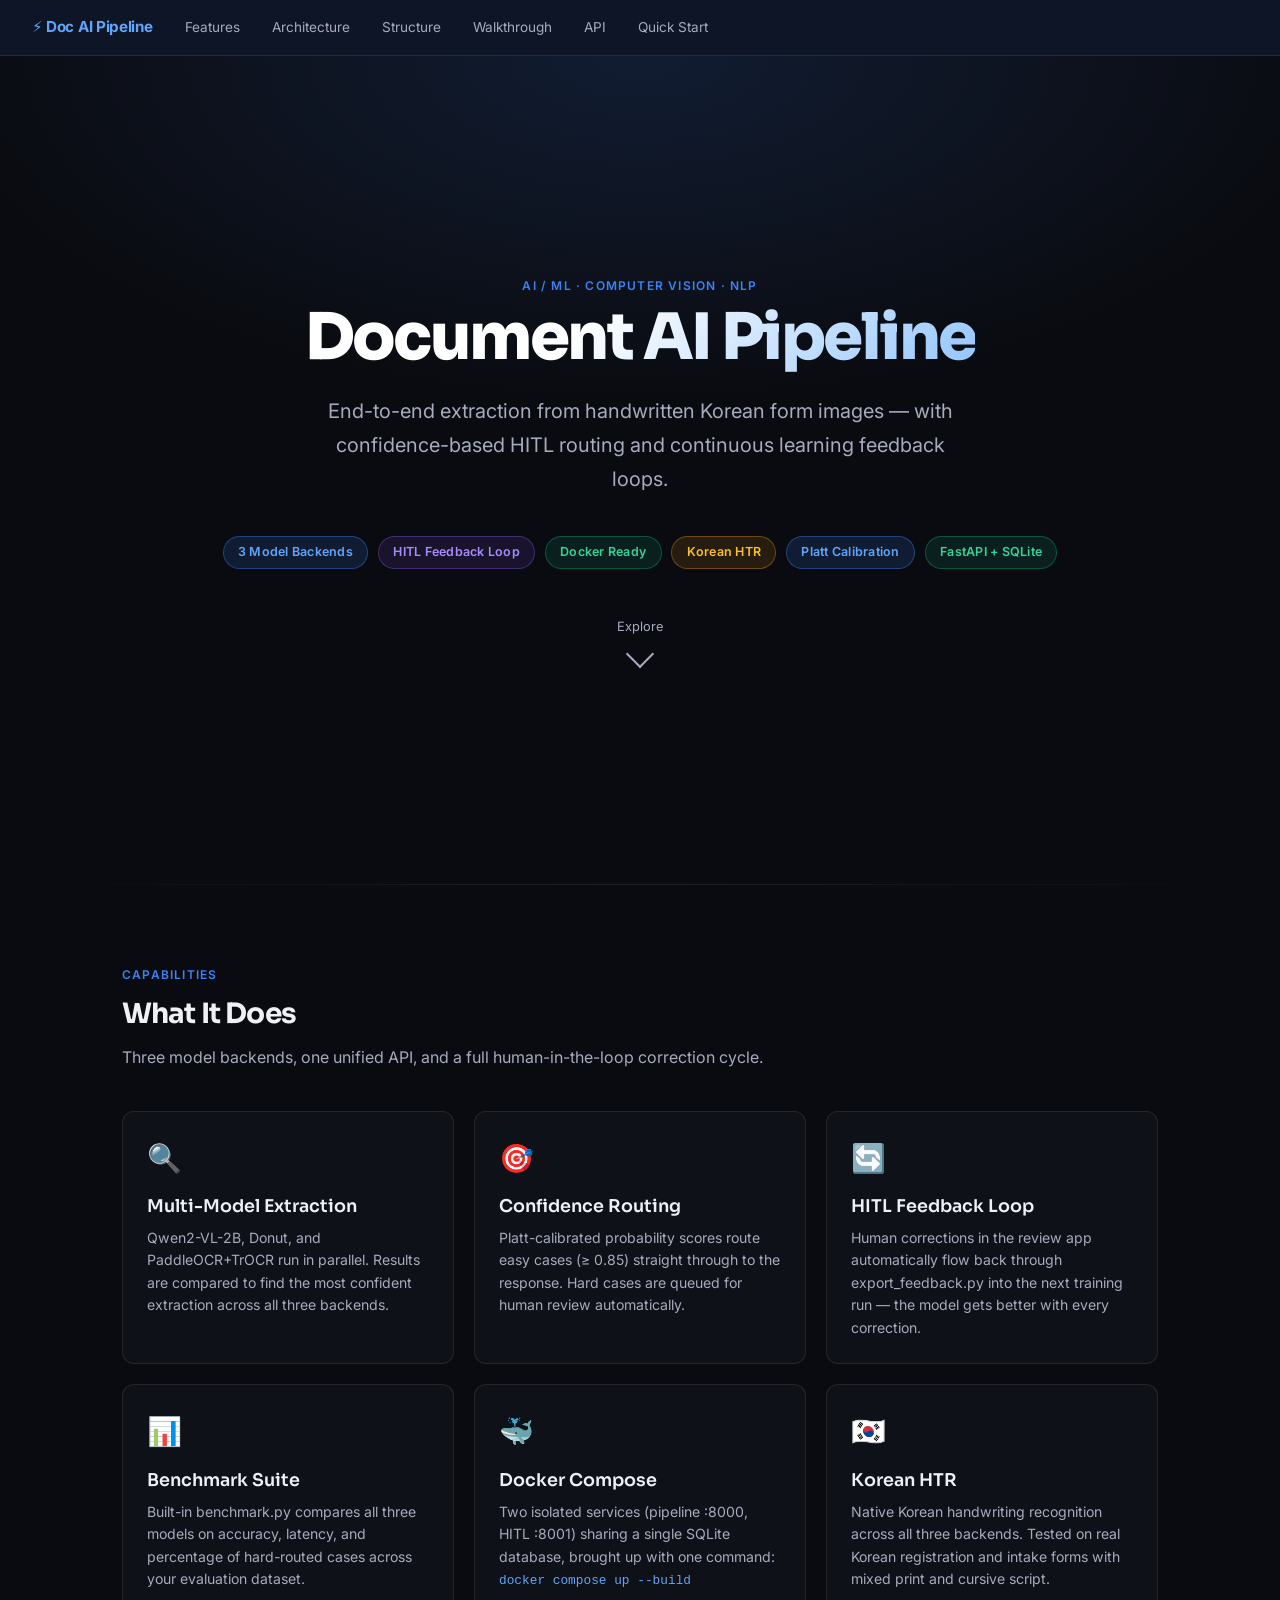
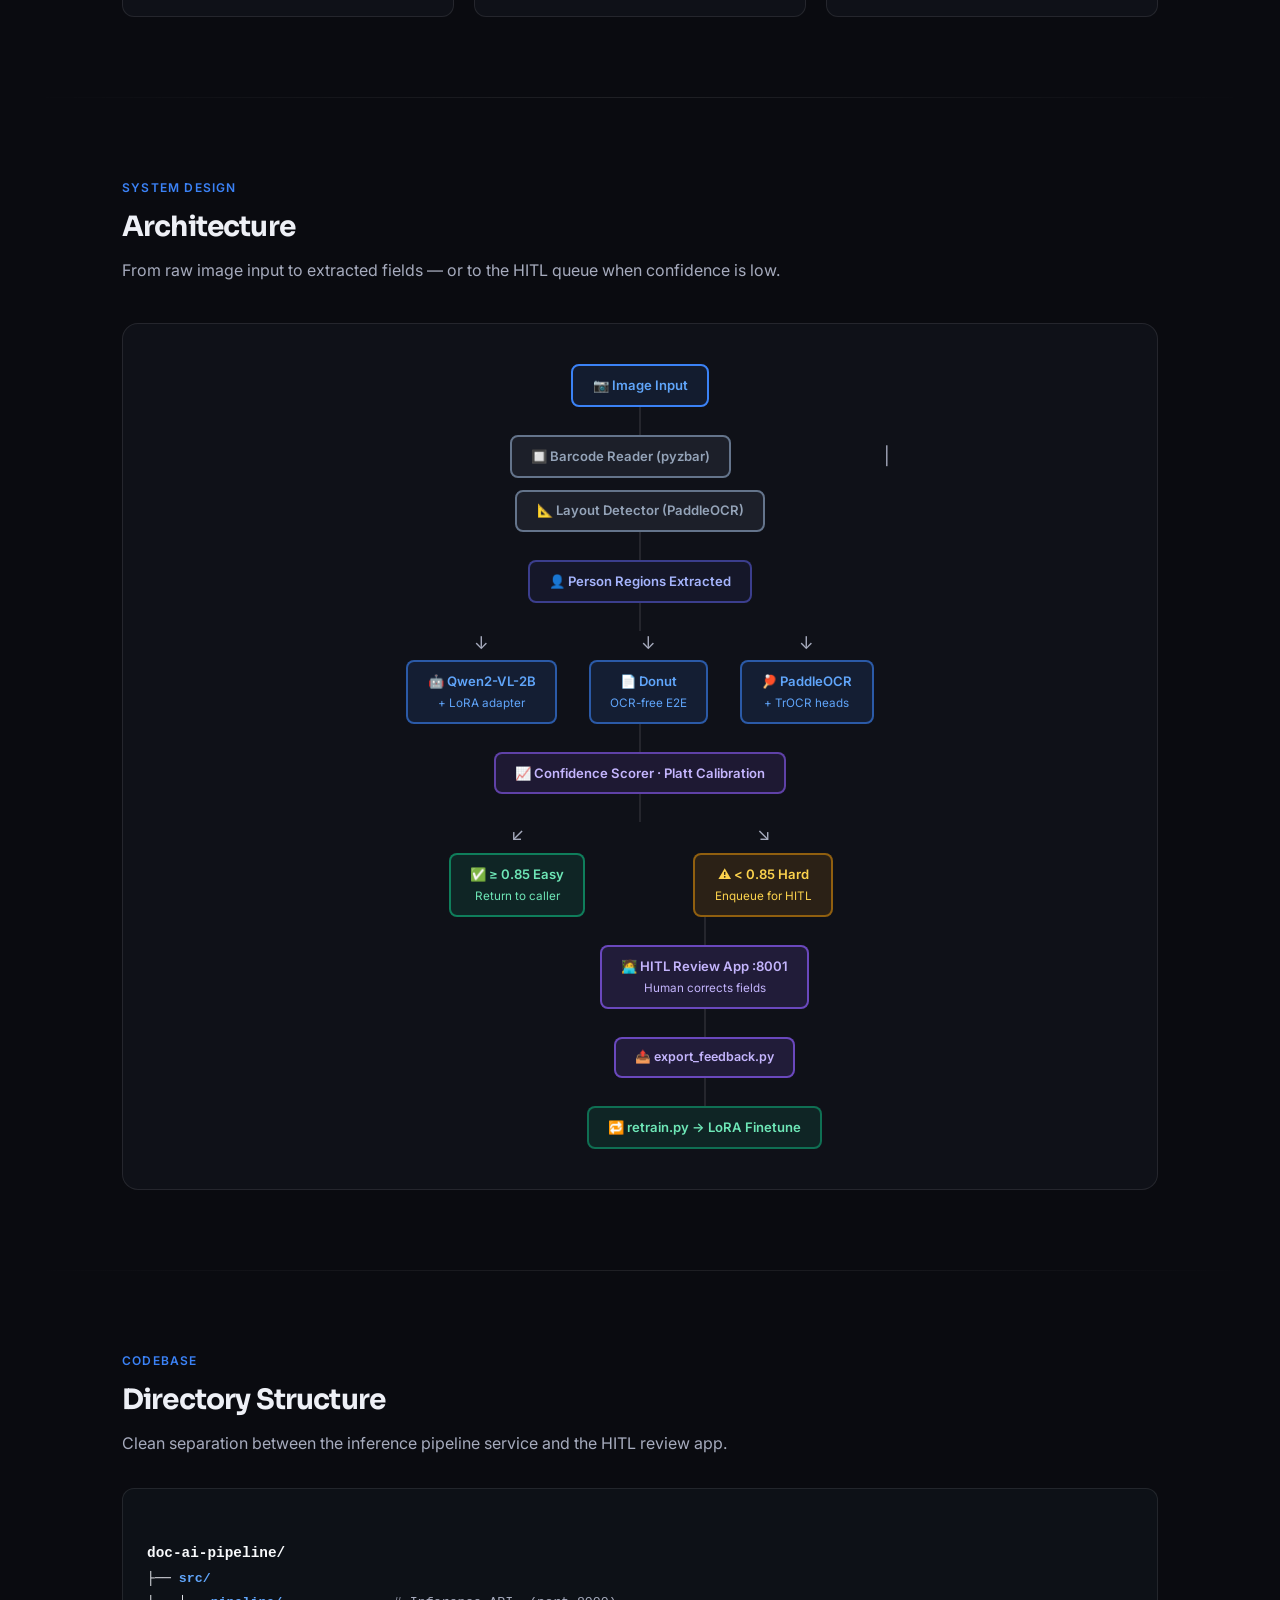
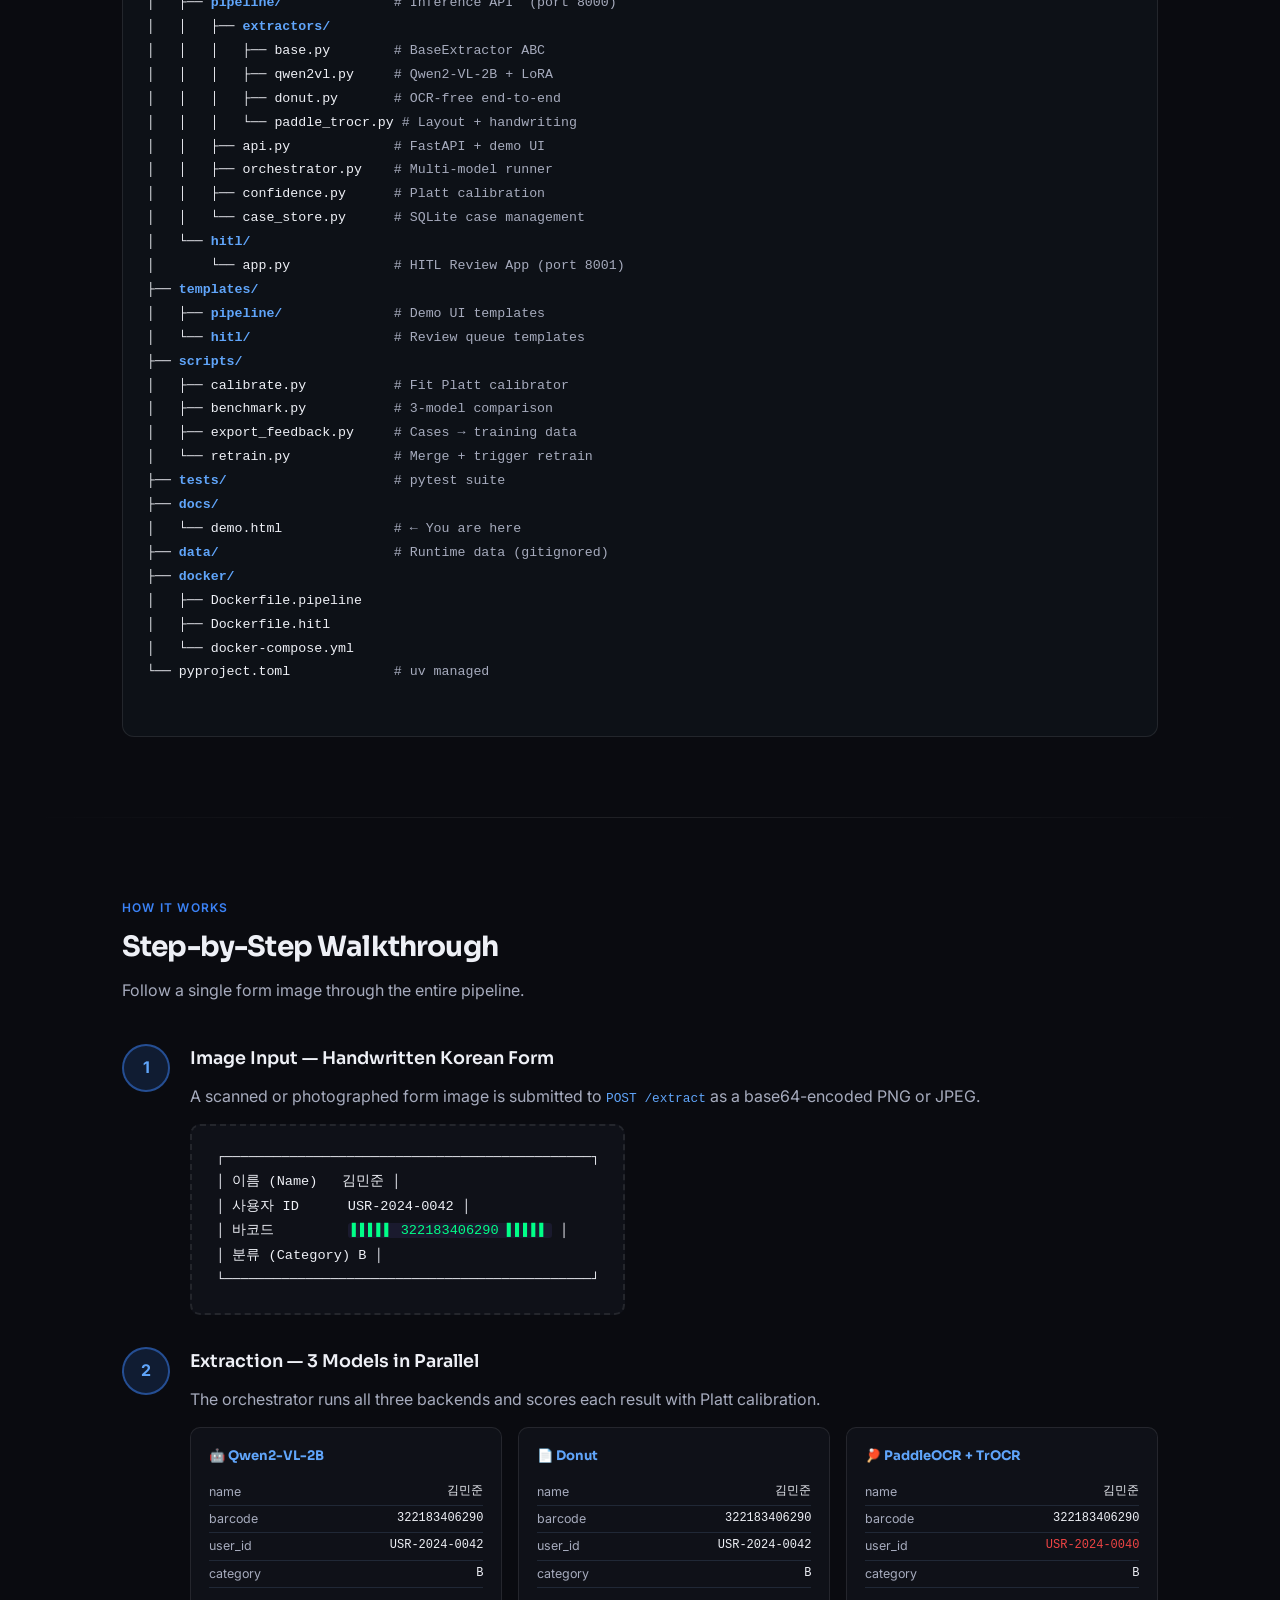
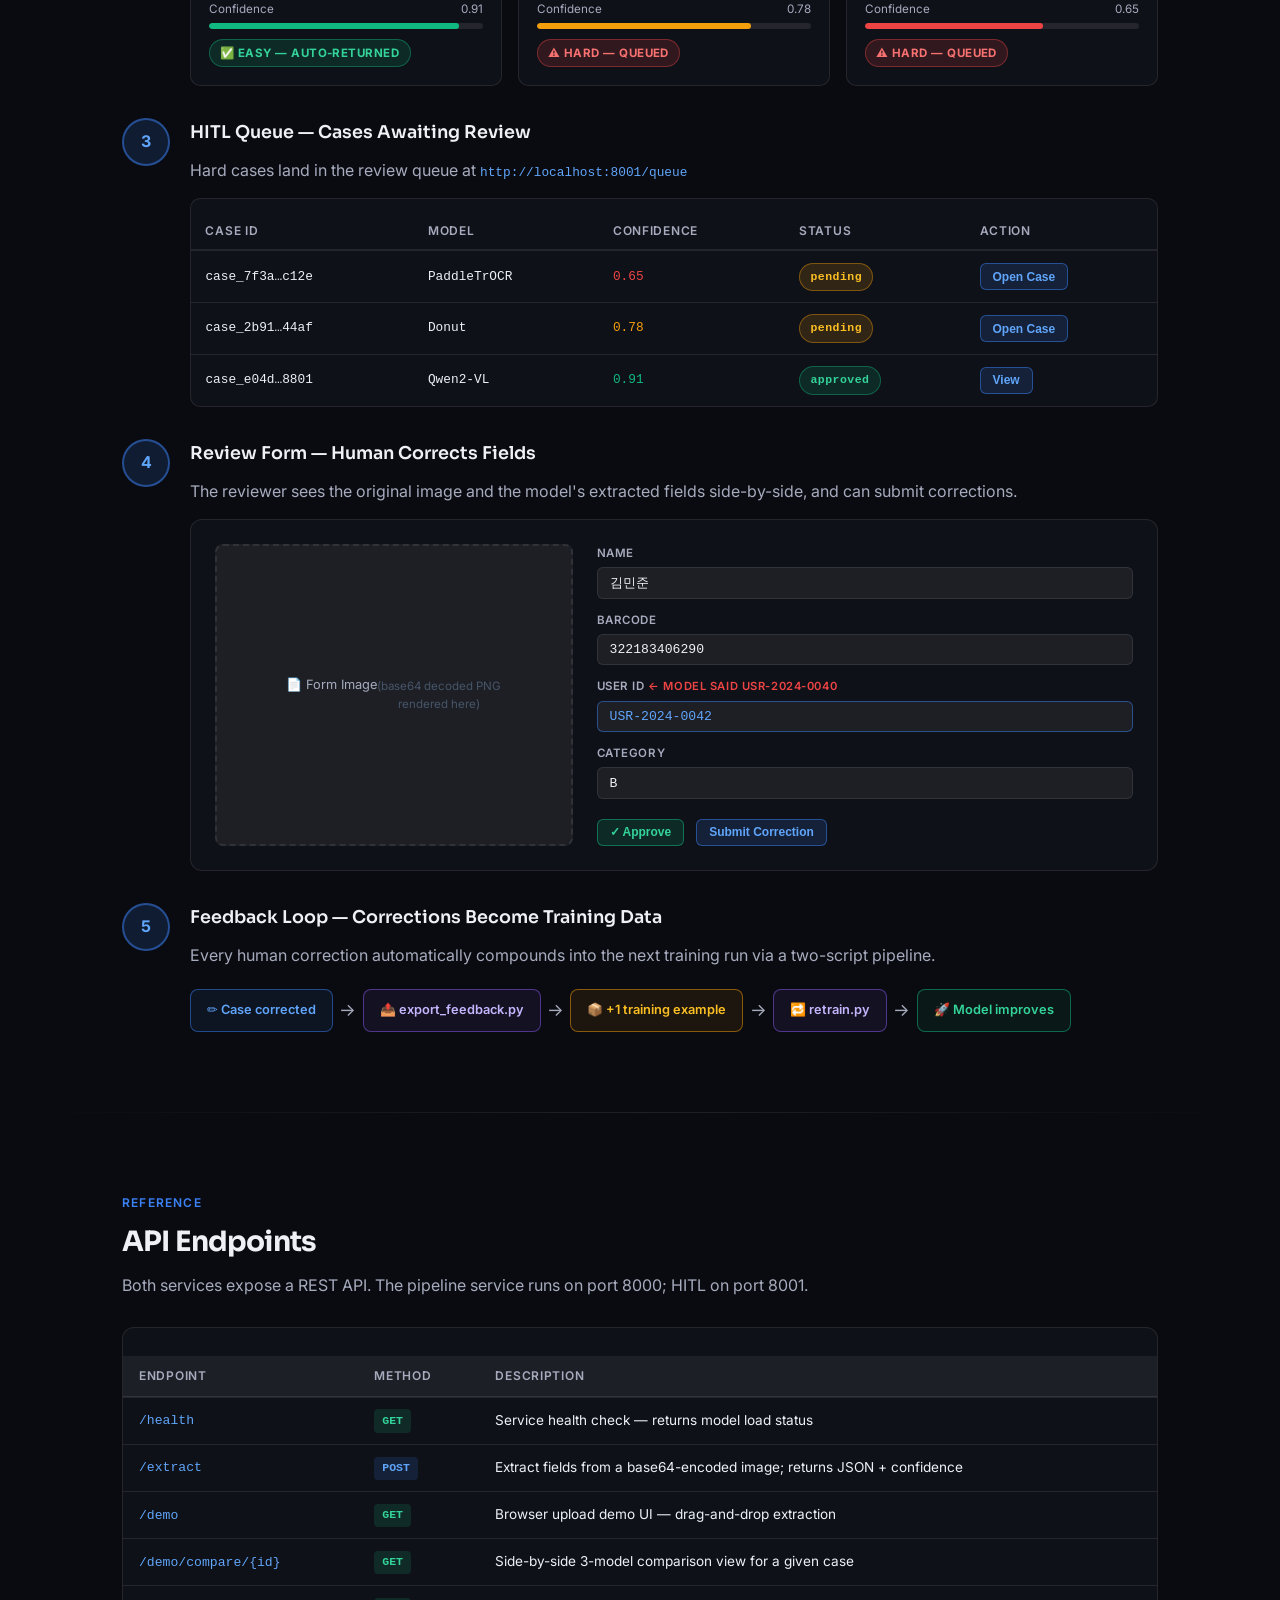
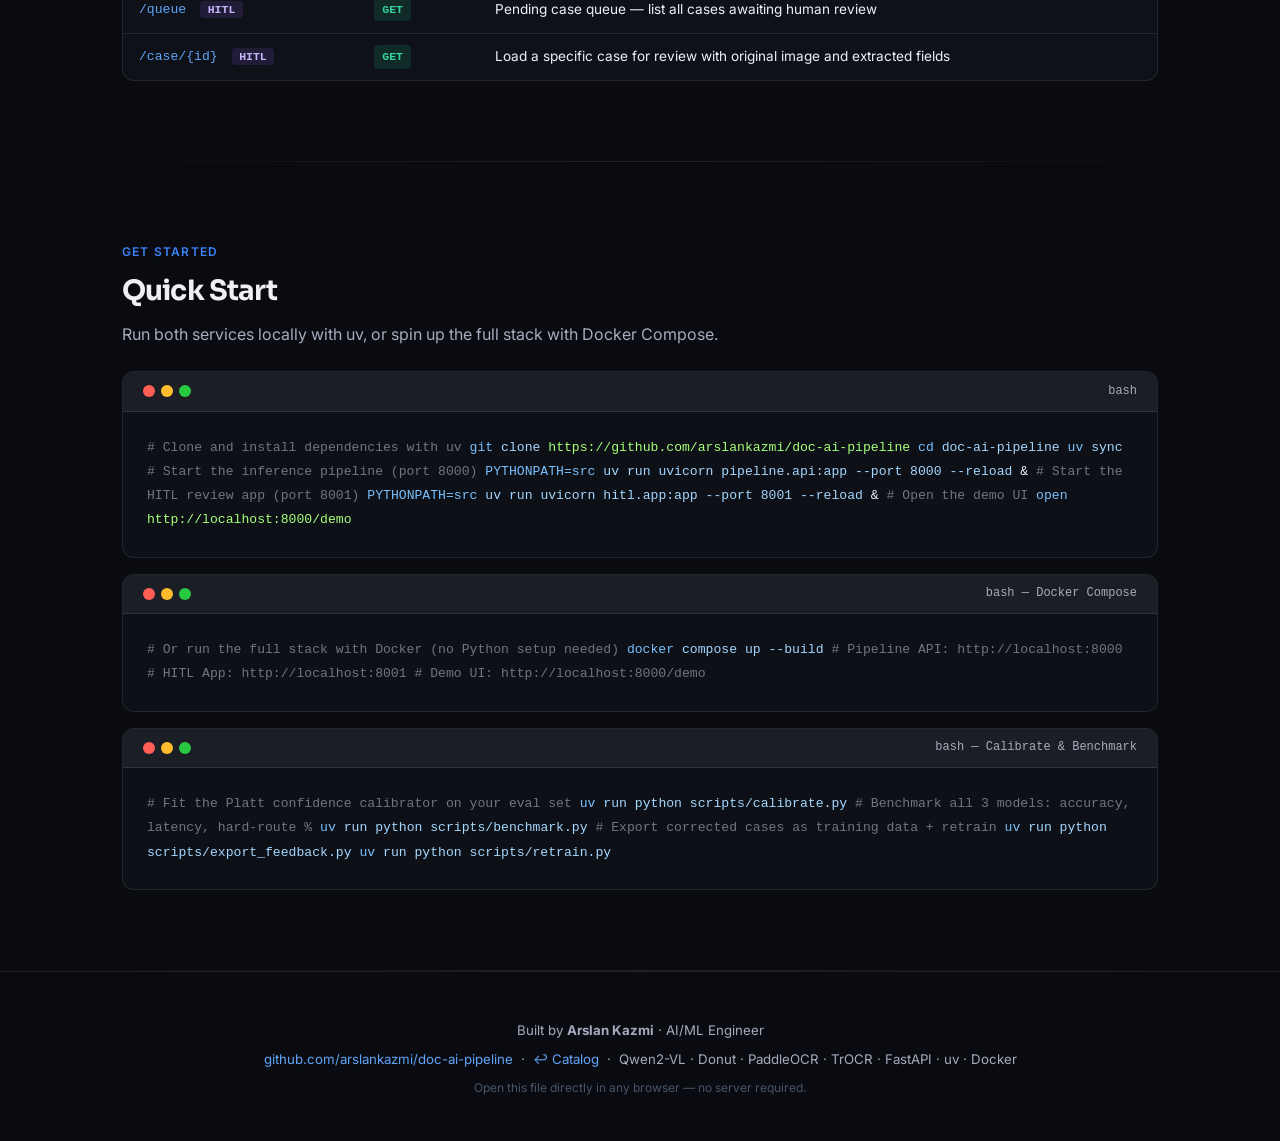
<file: docs/index.html>
<!DOCTYPE html>
<html lang="en">
<head>
<meta charset="UTF-8">
<meta name="viewport" content="width=device-width, initial-scale=1.0">
<title>Document AI Pipeline — Demo</title>
<link rel="preconnect" href="https://fonts.googleapis.com">
<link rel="preconnect" href="https://fonts.gstatic.com" crossorigin>
<link href="https://fonts.googleapis.com/css2?family=Sora:wght@500;600;700&family=Inter:wght@400;500;600&display=swap" rel="stylesheet">
<style>
  *, *::before, *::after { box-sizing: border-box; margin: 0; padding: 0; }

  :root {
    /* ak-design catalog tokens, inlined so this page stays self-contained (works via file://).
       Mirror of ak-design/themes/catalog.css — keep in sync if the palette changes there. */
    --bg: #0a0b10; --bg-2: #0f1118;
    --surface: rgba(255,255,255,0.035); --surface-2: rgba(255,255,255,0.06);
    --border: rgba(255,255,255,0.09); --border-strong: rgba(255,255,255,0.16);
    --text: #eef0f6; --text-dim: #a6abbd; --text-faint: #6c7186;
    --accent: #3b82f6; --accent-2: #60a5fa; --accent-3: #ff8bd0;  /* per-project accent: doc-ai blue */
    --radius: 16px; --radius-sm: 9px; --shadow: 0 18px 40px -20px rgba(0,0,0,0.8); --maxw: 1180px;
    --font-head: "Sora", system-ui, sans-serif;
    --font-body: "Inter", system-ui, -apple-system, sans-serif;

    /* aliases: this page's local names mapped onto the catalog contract */
    --card: var(--bg-2); --card2: var(--surface-2); --muted: var(--text-dim);
    --font: var(--font-body);
    --mono: "SF Mono", "Fira Code", "Cascadia Code", Consolas, monospace;
    --blue: var(--accent); --blue-light: var(--accent-2);
    --green: #10b981; --orange: #f59e0b; --red: #ef4444; --purple: #8b5cf6;  /* decorative, kept */
  }
  h1, h2, h3, h4 { font-family: var(--font-head); }  /* catalog heading font */

  html { scroll-behavior: smooth; }

  body {
    font-family: var(--font);
    background: var(--bg);
    color: var(--text);
    line-height: 1.6;
    font-size: 16px;
  }

  /* ── NAV ── */
  nav {
    position: sticky;
    top: 0;
    z-index: 100;
    background: rgba(15, 23, 42, 0.92);
    backdrop-filter: blur(12px);
    border-bottom: 1px solid var(--border);
    padding: 0 2rem;
    display: flex;
    align-items: center;
    gap: 2rem;
    height: 56px;
    overflow-x: auto;
    white-space: nowrap;
  }

  nav .brand {
    font-weight: 700;
    font-size: 0.95rem;
    color: var(--blue-light);
    flex-shrink: 0;
    letter-spacing: -0.02em;
  }

  nav a {
    color: var(--muted);
    text-decoration: none;
    font-size: 0.85rem;
    transition: color 0.2s;
    flex-shrink: 0;
  }
  nav a:hover { color: var(--text); }

  /* ── SECTIONS ── */
  section { padding: 5rem 2rem; max-width: 1100px; margin: 0 auto; }

  h2 {
    font-size: 1.75rem;
    font-weight: 700;
    margin-bottom: 0.5rem;
    letter-spacing: -0.03em;
  }
  h3 { font-size: 1.1rem; font-weight: 600; margin-bottom: 0.5rem; }
  p { color: var(--muted); }
  .section-label {
    font-size: 0.75rem;
    font-weight: 600;
    letter-spacing: 0.1em;
    text-transform: uppercase;
    color: var(--blue);
    margin-bottom: 0.5rem;
  }

  /* ── HERO ── */
  #hero {
    min-height: 92vh;
    display: flex;
    flex-direction: column;
    justify-content: center;
    align-items: center;
    text-align: center;
    padding: 4rem 2rem;
    max-width: 100%;
    background: radial-gradient(ellipse 80% 60% at 50% 0%, rgba(59,130,246,0.15) 0%, transparent 70%);
  }

  .hero-title {
    font-size: clamp(2.2rem, 6vw, 4rem);
    font-weight: 800;
    letter-spacing: -0.04em;
    line-height: 1.1;
    background: linear-gradient(135deg, #fff 40%, #93c5fd 100%);
    -webkit-background-clip: text;
    -webkit-text-fill-color: transparent;
    background-clip: text;
    margin-bottom: 1.25rem;
  }

  .hero-tagline {
    font-size: clamp(1rem, 2.5vw, 1.25rem);
    color: var(--muted);
    max-width: 640px;
    margin-bottom: 2.5rem;
    line-height: 1.7;
  }

  .badges {
    display: flex;
    flex-wrap: wrap;
    gap: 0.6rem;
    justify-content: center;
    margin-bottom: 3rem;
  }

  .badge {
    padding: 0.35rem 0.9rem;
    border-radius: 9999px;
    font-size: 0.78rem;
    font-weight: 600;
    letter-spacing: 0.02em;
    border: 1px solid;
  }
  .badge-blue  { background: rgba(59,130,246,0.15); border-color: rgba(59,130,246,0.4); color: var(--blue-light); }
  .badge-green { background: rgba(16,185,129,0.12); border-color: rgba(16,185,129,0.35); color: #34d399; }
  .badge-purple{ background: rgba(139,92,246,0.12); border-color: rgba(139,92,246,0.35); color: #a78bfa; }
  .badge-orange{ background: rgba(245,158,11,0.12); border-color: rgba(245,158,11,0.35); color: #fbbf24; }

  .hero-scroll {
    font-size: 0.8rem;
    color: var(--muted);
    display: flex;
    flex-direction: column;
    align-items: center;
    gap: 0.4rem;
  }
  .scroll-arrow {
    width: 20px; height: 20px;
    border-right: 2px solid var(--muted);
    border-bottom: 2px solid var(--muted);
    transform: rotate(45deg);
    animation: bounce 1.6s infinite;
  }
  @keyframes bounce { 0%,100%{transform:rotate(45deg) translateY(0)} 50%{transform:rotate(45deg) translateY(5px)} }

  /* ── CARDS GRID ── */
  .cards-grid {
    display: grid;
    grid-template-columns: repeat(auto-fit, minmax(280px, 1fr));
    gap: 1.25rem;
    margin-top: 2.5rem;
  }

  .card {
    background: var(--card);
    border: 1px solid var(--border);
    border-radius: 12px;
    padding: 1.5rem;
    transition: transform 0.2s, box-shadow 0.2s, border-color 0.2s;
  }
  .card:hover {
    transform: translateY(-3px);
    box-shadow: 0 12px 32px rgba(0,0,0,0.4);
    border-color: rgba(59,130,246,0.4);
  }
  .card-icon { font-size: 1.75rem; margin-bottom: 0.75rem; }
  .card h3 { color: var(--text); margin-bottom: 0.4rem; }
  .card p { font-size: 0.88rem; }

  /* ── ARCHITECTURE ── */
  .arch-wrap {
    margin-top: 2.5rem;
    background: var(--card);
    border: 1px solid var(--border);
    border-radius: 16px;
    padding: 2.5rem 2rem;
    overflow-x: auto;
  }

  .arch-col {
    display: flex;
    flex-direction: column;
    align-items: center;
    gap: 0;
  }

  .arch-box {
    padding: 0.55rem 1.2rem;
    border-radius: 8px;
    font-size: 0.82rem;
    font-weight: 600;
    border: 2px solid;
    white-space: nowrap;
    text-align: center;
  }
  .arch-input  { background: rgba(59,130,246,0.1); border-color: var(--blue); color: var(--blue-light); }
  .arch-util   { background: rgba(100,116,139,0.15); border-color: #64748b; color: #94a3b8; }
  .arch-model  { background: rgba(59,130,246,0.12); border-color: rgba(59,130,246,0.6); color: var(--blue-light); }
  .arch-conf   { background: rgba(139,92,246,0.12); border-color: rgba(139,92,246,0.6); color: #c4b5fd; }
  .arch-easy   { background: rgba(16,185,129,0.12); border-color: rgba(16,185,129,0.6); color: #6ee7b7; }
  .arch-hard   { background: rgba(245,158,11,0.12); border-color: rgba(245,158,11,0.5); color: #fcd34d; }
  .arch-hitl   { background: rgba(139,92,246,0.15); border-color: rgba(139,92,246,0.7); color: #c4b5fd; }
  .arch-retrain{ background: rgba(16,185,129,0.12); border-color: rgba(16,185,129,0.5); color: #6ee7b7; }

  .arch-arrow {
    color: var(--muted);
    font-size: 1.1rem;
    line-height: 1.4;
    text-align: center;
  }

  .arch-row {
    display: flex;
    align-items: center;
    justify-content: center;
    gap: 0.75rem;
    flex-wrap: wrap;
  }

  .arch-branch {
    display: flex;
    justify-content: center;
    gap: 2rem;
    flex-wrap: wrap;
  }

  .arch-divider {
    width: 2px;
    height: 28px;
    background: var(--border);
    margin: 0 auto;
  }
  .arch-line {
    height: 2px;
    background: var(--border);
    flex: 1;
    min-width: 20px;
  }

  /* ── DIRECTORY TREE ── */
  .code-block {
    background: #0d1117;
    border: 1px solid var(--border);
    border-radius: 12px;
    padding: 1.75rem 1.5rem;
    overflow-x: auto;
    margin-top: 2rem;
    font-family: var(--mono);
    font-size: 0.83rem;
    line-height: 1.8;
    white-space: pre;
  }
  .code-block .dir  { color: var(--blue-light); font-weight: 600; }
  .code-block .file { color: var(--text); }
  .code-block .comm { color: var(--muted); }
  .code-block .root { color: #f8fafc; font-weight: 700; font-size: 0.9rem; }

  /* ── WALKTHROUGH ── */
  .steps { margin-top: 2.5rem; display: flex; flex-direction: column; gap: 2rem; }

  .step {
    display: grid;
    grid-template-columns: 48px 1fr;
    gap: 1.25rem;
    align-items: start;
  }

  .step-num {
    width: 48px; height: 48px;
    border-radius: 50%;
    background: rgba(59,130,246,0.15);
    border: 2px solid rgba(59,130,246,0.5);
    display: flex;
    align-items: center;
    justify-content: center;
    font-weight: 700;
    color: var(--blue-light);
    font-size: 1rem;
    flex-shrink: 0;
  }

  .step-body h3 { color: var(--text); margin-bottom: 0.75rem; }

  .form-mock {
    background: var(--card);
    border: 2px dashed var(--border);
    border-radius: 10px;
    padding: 1.25rem 1.5rem;
    font-family: var(--mono);
    font-size: 0.85rem;
    color: var(--text);
    line-height: 1.8;
    display: inline-block;
  }
  .form-mock .barcode { background: #1a1a2e; color: #00ff88; padding: 0 4px; border-radius: 3px; }

  .model-cards {
    display: grid;
    grid-template-columns: repeat(auto-fit, minmax(220px, 1fr));
    gap: 1rem;
  }

  .model-card {
    background: var(--card);
    border: 1px solid var(--border);
    border-radius: 10px;
    padding: 1.1rem;
  }
  .model-card h4 { font-size: 0.82rem; font-weight: 700; color: var(--blue-light); margin-bottom: 0.75rem; }

  .field-row {
    display: flex;
    justify-content: space-between;
    font-size: 0.78rem;
    padding: 0.2rem 0;
    border-bottom: 1px solid rgba(51,65,85,0.5);
  }
  .field-row:last-child { border-bottom: none; }
  .field-key { color: var(--muted); }
  .field-val { color: var(--text); font-family: var(--mono); font-size: 0.75rem; }

  .conf-bar-wrap { margin: 0.75rem 0 0.6rem; }
  .conf-label { font-size: 0.73rem; color: var(--muted); margin-bottom: 0.3rem; display: flex; justify-content: space-between; }
  .conf-bar { height: 6px; background: var(--border); border-radius: 9999px; overflow: hidden; }
  .conf-fill { height: 100%; border-radius: 9999px; }
  .fill-green  { background: var(--green); }
  .fill-orange { background: var(--orange); }
  .fill-red    { background: var(--red); }

  .status-pill {
    display: inline-block;
    padding: 0.25rem 0.65rem;
    border-radius: 9999px;
    font-size: 0.72rem;
    font-weight: 700;
    letter-spacing: 0.04em;
  }
  .pill-easy { background: rgba(16,185,129,0.15); color: #34d399; border: 1px solid rgba(16,185,129,0.4); }
  .pill-hard { background: rgba(239,68,68,0.15); color: #f87171; border: 1px solid rgba(239,68,68,0.4); }
  .pill-pending { background: rgba(245,158,11,0.15); color: #fbbf24; border: 1px solid rgba(245,158,11,0.4); }
  .pill-done { background: rgba(16,185,129,0.15); color: #34d399; border: 1px solid rgba(16,185,129,0.4); }

  /* Queue table */
  .queue-table {
    width: 100%;
    border-collapse: collapse;
    margin-top: 0.75rem;
    font-size: 0.83rem;
  }
  .queue-table th {
    text-align: left;
    padding: 0.6rem 0.9rem;
    border-bottom: 2px solid var(--border);
    color: var(--muted);
    font-weight: 600;
    font-size: 0.75rem;
    letter-spacing: 0.06em;
    text-transform: uppercase;
  }
  .queue-table td {
    padding: 0.7rem 0.9rem;
    border-bottom: 1px solid var(--border);
    color: var(--text);
    font-family: var(--mono);
    font-size: 0.8rem;
  }
  .queue-table tr:last-child td { border-bottom: none; }
  .queue-table tr:hover td { background: rgba(59,130,246,0.04); }

  .btn {
    padding: 0.35rem 0.75rem;
    border-radius: 6px;
    font-size: 0.75rem;
    font-weight: 600;
    cursor: pointer;
    border: 1px solid;
    transition: opacity 0.2s;
  }
  .btn:hover { opacity: 0.8; }
  .btn-blue   { background: rgba(59,130,246,0.15); border-color: rgba(59,130,246,0.5); color: var(--blue-light); }
  .btn-green  { background: rgba(16,185,129,0.15); border-color: rgba(16,185,129,0.5); color: #34d399; }

  /* Review form mock */
  .review-mock {
    background: var(--card);
    border: 1px solid var(--border);
    border-radius: 12px;
    padding: 1.5rem;
    display: grid;
    grid-template-columns: 1fr 1.5fr;
    gap: 1.5rem;
  }
  .img-placeholder {
    background: var(--card2);
    border: 2px dashed var(--border);
    border-radius: 8px;
    display: flex;
    align-items: center;
    justify-content: center;
    min-height: 160px;
    color: var(--muted);
    font-size: 0.8rem;
    text-align: center;
    padding: 1rem;
  }
  .review-fields { display: flex; flex-direction: column; gap: 0.75rem; }
  .field-group label { display: block; font-size: 0.72rem; color: var(--muted); font-weight: 600; letter-spacing: 0.05em; text-transform: uppercase; margin-bottom: 0.3rem; }
  .field-group input {
    width: 100%;
    background: var(--card2);
    border: 1px solid var(--border);
    border-radius: 6px;
    padding: 0.45rem 0.75rem;
    color: var(--text);
    font-family: var(--mono);
    font-size: 0.82rem;
    pointer-events: none;
  }
  .review-btns { display: flex; gap: 0.75rem; margin-top: 0.5rem; flex-wrap: wrap; }

  /* Feedback timeline */
  .timeline {
    display: flex;
    align-items: center;
    gap: 0;
    margin-top: 1.25rem;
    flex-wrap: wrap;
    row-gap: 0.75rem;
  }
  .tl-step {
    background: var(--card);
    border: 1px solid var(--border);
    border-radius: 8px;
    padding: 0.65rem 1rem;
    font-size: 0.8rem;
    font-weight: 600;
    color: var(--text);
    white-space: nowrap;
  }
  .tl-step.blue   { border-color: rgba(59,130,246,0.5); color: var(--blue-light); background: rgba(59,130,246,0.08); }
  .tl-step.green  { border-color: rgba(16,185,129,0.5); color: #34d399; background: rgba(16,185,129,0.08); }
  .tl-step.purple { border-color: rgba(139,92,246,0.5); color: #c4b5fd; background: rgba(139,92,246,0.08); }
  .tl-step.orange { border-color: rgba(245,158,11,0.5); color: #fbbf24; background: rgba(245,158,11,0.08); }
  .tl-arrow { color: var(--muted); font-size: 1.1rem; padding: 0 0.4rem; }

  /* API table */
  .api-table {
    width: 100%;
    border-collapse: collapse;
    margin-top: 1.75rem;
    font-size: 0.85rem;
  }
  .api-table th {
    text-align: left;
    padding: 0.65rem 1rem;
    background: var(--card2);
    border-bottom: 2px solid var(--border);
    color: var(--muted);
    font-weight: 600;
    font-size: 0.75rem;
    letter-spacing: 0.06em;
    text-transform: uppercase;
  }
  .api-table td {
    padding: 0.7rem 1rem;
    border-bottom: 1px solid var(--border);
    color: var(--text);
  }
  .api-table tr:last-child td { border-bottom: none; }
  .api-table tr:hover td { background: rgba(59,130,246,0.04); }
  .api-table .endpoint { font-family: var(--mono); color: var(--blue-light); font-size: 0.82rem; }
  .method {
    display: inline-block;
    padding: 0.15rem 0.5rem;
    border-radius: 4px;
    font-size: 0.72rem;
    font-weight: 700;
    font-family: var(--mono);
  }
  .method-get  { background: rgba(16,185,129,0.15); color: #34d399; }
  .method-post { background: rgba(59,130,246,0.15); color: var(--blue-light); }
  .api-tag {
    font-size: 0.72rem;
    padding: 0.15rem 0.45rem;
    border-radius: 4px;
    margin-left: 0.4rem;
    font-weight: 600;
  }
  .tag-hitl { background: rgba(139,92,246,0.15); color: #c4b5fd; }

  /* Code block for quickstart */
  .cmd-block {
    background: #0d1117;
    border: 1px solid var(--border);
    border-radius: 12px;
    overflow: hidden;
    margin-top: 1.5rem;
  }
  .cmd-header {
    background: var(--card2);
    border-bottom: 1px solid var(--border);
    padding: 0.6rem 1.25rem;
    display: flex;
    align-items: center;
    gap: 0.5rem;
  }
  .cmd-dots { display: flex; gap: 6px; }
  .cmd-dot {
    width: 12px; height: 12px;
    border-radius: 50%;
  }
  .dot-r { background: #ff5f57; }
  .dot-y { background: #ffbd2e; }
  .dot-g { background: #28c840; }
  .cmd-lang { font-size: 0.75rem; color: var(--muted); margin-left: auto; font-family: var(--mono); }
  .cmd-code {
    padding: 1.5rem;
    font-family: var(--mono);
    font-size: 0.82rem;
    line-height: 1.85;
    overflow-x: auto;
  }
  .cmd-comment { color: #6e7681; }
  .cmd-cmd     { color: #79c0ff; }
  .cmd-arg     { color: #a5d6ff; }
  .cmd-str     { color: #a8ff78; }

  /* Footer */
  footer {
    text-align: center;
    padding: 3rem 2rem;
    border-top: 1px solid var(--border);
    color: var(--muted);
    font-size: 0.83rem;
  }
  footer a { color: var(--blue-light); text-decoration: none; }
  footer a:hover { text-decoration: underline; }

  /* Dividers */
  .section-divider {
    height: 1px;
    background: linear-gradient(90deg, transparent, var(--border), transparent);
    margin: 0 2rem;
  }

  /* Responsive */
  @media (max-width: 640px) {
    nav { gap: 1.25rem; }
    section { padding: 3rem 1.25rem; }
    .review-mock { grid-template-columns: 1fr; }
    .arch-branch { gap: 0.75rem; }
    .timeline { flex-direction: column; align-items: flex-start; }
    .tl-arrow { transform: rotate(90deg); }
  }
</style>
</head>
<body>

<!-- NAV -->
<nav>
  <span class="brand">⚡ Doc AI Pipeline</span>
  <a href="#features">Features</a>
  <a href="#architecture">Architecture</a>
  <a href="#structure">Structure</a>
  <a href="#walkthrough">Walkthrough</a>
  <a href="#api">API</a>
  <a href="#quickstart">Quick Start</a>
</nav>

<!-- HERO -->
<section id="hero">
  <div class="section-label">AI / ML · Computer Vision · NLP</div>
  <h1 class="hero-title">Document AI Pipeline</h1>
  <p class="hero-tagline">End-to-end extraction from handwritten Korean form images — with confidence-based HITL routing and continuous learning feedback loops.</p>
  <div class="badges">
    <span class="badge badge-blue">3 Model Backends</span>
    <span class="badge badge-purple">HITL Feedback Loop</span>
    <span class="badge badge-green">Docker Ready</span>
    <span class="badge badge-orange">Korean HTR</span>
    <span class="badge badge-blue">Platt Calibration</span>
    <span class="badge badge-green">FastAPI + SQLite</span>
  </div>
  <div class="hero-scroll">
    <span>Explore</span>
    <div class="scroll-arrow"></div>
  </div>
</section>

<div class="section-divider"></div>

<!-- FEATURES -->
<section id="features" style="max-width:1100px;margin:0 auto;padding:5rem 2rem;">
  <div class="section-label">Capabilities</div>
  <h2>What It Does</h2>
  <p>Three model backends, one unified API, and a full human-in-the-loop correction cycle.</p>

  <div class="cards-grid">
    <div class="card">
      <div class="card-icon">🔍</div>
      <h3>Multi-Model Extraction</h3>
      <p>Qwen2-VL-2B, Donut, and PaddleOCR+TrOCR run in parallel. Results are compared to find the most confident extraction across all three backends.</p>
    </div>
    <div class="card">
      <div class="card-icon">🎯</div>
      <h3>Confidence Routing</h3>
      <p>Platt-calibrated probability scores route easy cases (≥ 0.85) straight through to the response. Hard cases are queued for human review automatically.</p>
    </div>
    <div class="card">
      <div class="card-icon">🔄</div>
      <h3>HITL Feedback Loop</h3>
      <p>Human corrections in the review app automatically flow back through export_feedback.py into the next training run — the model gets better with every correction.</p>
    </div>
    <div class="card">
      <div class="card-icon">📊</div>
      <h3>Benchmark Suite</h3>
      <p>Built-in benchmark.py compares all three models on accuracy, latency, and percentage of hard-routed cases across your evaluation dataset.</p>
    </div>
    <div class="card">
      <div class="card-icon">🐳</div>
      <h3>Docker Compose</h3>
      <p>Two isolated services (pipeline :8000, HITL :8001) sharing a single SQLite database, brought up with one command: <code style="color:var(--blue-light);font-family:var(--mono);font-size:0.8rem;">docker compose up --build</code></p>
    </div>
    <div class="card">
      <div class="card-icon">🇰🇷</div>
      <h3>Korean HTR</h3>
      <p>Native Korean handwriting recognition across all three backends. Tested on real Korean registration and intake forms with mixed print and cursive script.</p>
    </div>
  </div>
</section>

<div class="section-divider"></div>

<!-- ARCHITECTURE -->
<section id="architecture">
  <div class="section-label">System Design</div>
  <h2>Architecture</h2>
  <p>From raw image input to extracted fields — or to the HITL queue when confidence is low.</p>

  <div class="arch-wrap">
    <div class="arch-col">

      <!-- Input -->
      <div class="arch-box arch-input">📷 Image Input</div>
      <div class="arch-divider"></div>

      <!-- Parallel utilities -->
      <div class="arch-row" style="width:100%;max-width:520px;">
        <div style="flex:1;display:flex;flex-direction:column;align-items:center;">
          <div class="arch-box arch-util">🔲 Barcode Reader (pyzbar)</div>
        </div>
        <div class="arch-arrow" style="padding:0 0.5rem;">│</div>
        <div style="flex:1;display:flex;flex-direction:column;align-items:center;">
          <div class="arch-box arch-util">📐 Layout Detector (PaddleOCR)</div>
        </div>
      </div>
      <div class="arch-divider"></div>

      <!-- Person regions -->
      <div class="arch-box arch-util" style="border-color:rgba(99,102,241,0.5);color:#a5b4fc;background:rgba(99,102,241,0.08);">👤 Person Regions Extracted</div>
      <div class="arch-divider"></div>

      <!-- Three models -->
      <div class="arch-branch" style="width:100%;max-width:640px;padding:0 0.5rem;">
        <div style="display:flex;flex-direction:column;align-items:center;gap:0.3rem;">
          <div class="arch-arrow">↓</div>
          <div class="arch-box arch-model">🤖 Qwen2-VL-2B<br><span style="font-weight:400;font-size:0.73rem;">+ LoRA adapter</span></div>
        </div>
        <div style="display:flex;flex-direction:column;align-items:center;gap:0.3rem;">
          <div class="arch-arrow">↓</div>
          <div class="arch-box arch-model">📄 Donut<br><span style="font-weight:400;font-size:0.73rem;">OCR-free E2E</span></div>
        </div>
        <div style="display:flex;flex-direction:column;align-items:center;gap:0.3rem;">
          <div class="arch-arrow">↓</div>
          <div class="arch-box arch-model">🏓 PaddleOCR<br><span style="font-weight:400;font-size:0.73rem;">+ TrOCR heads</span></div>
        </div>
      </div>
      <div class="arch-divider"></div>

      <!-- Confidence -->
      <div class="arch-box arch-conf">📈 Confidence Scorer · Platt Calibration</div>
      <div class="arch-divider"></div>

      <!-- Branch easy / hard -->
      <div class="arch-row" style="width:100%;max-width:480px;">
        <div style="flex:1;display:flex;flex-direction:column;align-items:center;gap:0.4rem;">
          <div class="arch-arrow">↙</div>
          <div class="arch-box arch-easy">✅ ≥ 0.85 Easy<br><span style="font-weight:400;font-size:0.73rem;">Return to caller</span></div>
        </div>
        <div style="flex:1;display:flex;flex-direction:column;align-items:center;gap:0.4rem;">
          <div class="arch-arrow">↘</div>
          <div class="arch-box arch-hard">⚠️ &lt; 0.85 Hard<br><span style="font-weight:400;font-size:0.73rem;">Enqueue for HITL</span></div>
        </div>
      </div>
      <div style="display:flex;justify-content:center;margin-top:0;">
        <div style="margin-left:55%;display:flex;flex-direction:column;align-items:center;">
          <div class="arch-divider"></div>
          <div class="arch-box arch-hitl">🧑‍💻 HITL Review App :8001<br><span style="font-weight:400;font-size:0.73rem;">Human corrects fields</span></div>
          <div class="arch-divider"></div>
          <div class="arch-box arch-hitl" style="font-size:0.78rem;">📤 export_feedback.py</div>
          <div class="arch-divider"></div>
          <div class="arch-box arch-retrain">🔁 retrain.py → LoRA Finetune</div>
        </div>
      </div>

    </div>
  </div>
</section>

<div class="section-divider"></div>

<!-- DIRECTORY STRUCTURE -->
<section id="structure">
  <div class="section-label">Codebase</div>
  <h2>Directory Structure</h2>
  <p>Clean separation between the inference pipeline service and the HITL review app.</p>

  <div class="code-block">
<span class="root">doc-ai-pipeline/</span>
├── <span class="dir">src/</span>
│   ├── <span class="dir">pipeline/</span>              <span class="comm"># Inference API  (port 8000)</span>
│   │   ├── <span class="dir">extractors/</span>
│   │   │   ├── <span class="file">base.py</span>        <span class="comm"># BaseExtractor ABC</span>
│   │   │   ├── <span class="file">qwen2vl.py</span>     <span class="comm"># Qwen2-VL-2B + LoRA</span>
│   │   │   ├── <span class="file">donut.py</span>       <span class="comm"># OCR-free end-to-end</span>
│   │   │   └── <span class="file">paddle_trocr.py</span> <span class="comm"># Layout + handwriting</span>
│   │   ├── <span class="file">api.py</span>             <span class="comm"># FastAPI + demo UI</span>
│   │   ├── <span class="file">orchestrator.py</span>    <span class="comm"># Multi-model runner</span>
│   │   ├── <span class="file">confidence.py</span>      <span class="comm"># Platt calibration</span>
│   │   └── <span class="file">case_store.py</span>      <span class="comm"># SQLite case management</span>
│   └── <span class="dir">hitl/</span>
│       └── <span class="file">app.py</span>             <span class="comm"># HITL Review App (port 8001)</span>
├── <span class="dir">templates/</span>
│   ├── <span class="dir">pipeline/</span>              <span class="comm"># Demo UI templates</span>
│   └── <span class="dir">hitl/</span>                  <span class="comm"># Review queue templates</span>
├── <span class="dir">scripts/</span>
│   ├── <span class="file">calibrate.py</span>           <span class="comm"># Fit Platt calibrator</span>
│   ├── <span class="file">benchmark.py</span>           <span class="comm"># 3-model comparison</span>
│   ├── <span class="file">export_feedback.py</span>     <span class="comm"># Cases → training data</span>
│   └── <span class="file">retrain.py</span>             <span class="comm"># Merge + trigger retrain</span>
├── <span class="dir">tests/</span>                     <span class="comm"># pytest suite</span>
├── <span class="dir">docs/</span>
│   └── <span class="file">demo.html</span>              <span class="comm"># ← You are here</span>
├── <span class="dir">data/</span>                      <span class="comm"># Runtime data (gitignored)</span>
├── <span class="dir">docker/</span>
│   ├── <span class="file">Dockerfile.pipeline</span>
│   ├── <span class="file">Dockerfile.hitl</span>
│   └── <span class="file">docker-compose.yml</span>
└── <span class="file">pyproject.toml</span>             <span class="comm"># uv managed</span>
  </div>
</section>

<div class="section-divider"></div>

<!-- WALKTHROUGH -->
<section id="walkthrough">
  <div class="section-label">How It Works</div>
  <h2>Step-by-Step Walkthrough</h2>
  <p>Follow a single form image through the entire pipeline.</p>

  <div class="steps">

    <!-- Step 1 -->
    <div class="step">
      <div class="step-num">1</div>
      <div class="step-body">
        <h3>Image Input — Handwritten Korean Form</h3>
        <p style="margin-bottom:0.9rem;">A scanned or photographed form image is submitted to <code style="color:var(--blue-light);font-family:var(--mono);font-size:0.8rem;">POST /extract</code> as a base64-encoded PNG or JPEG.</p>
        <div class="form-mock">
          ┌─────────────────────────────────────────────┐<br>
          │  이름 (Name)    &nbsp; 김민준                       │<br>
          │  사용자 ID &nbsp;&nbsp;&nbsp;&nbsp; USR-2024-0042             │<br>
          │  바코드 &nbsp;&nbsp;&nbsp;&nbsp;&nbsp;&nbsp;&nbsp; <span class="barcode">▌▌▌▌▌ 322183406290 ▌▌▌▌▌</span> │<br>
          │  분류 (Category) B                           │<br>
          └─────────────────────────────────────────────┘
        </div>
      </div>
    </div>

    <!-- Step 2 -->
    <div class="step">
      <div class="step-num">2</div>
      <div class="step-body">
        <h3>Extraction — 3 Models in Parallel</h3>
        <p style="margin-bottom:0.9rem;">The orchestrator runs all three backends and scores each result with Platt calibration.</p>
        <div class="model-cards">

          <div class="model-card">
            <h4>🤖 Qwen2-VL-2B</h4>
            <div class="field-row"><span class="field-key">name</span><span class="field-val">김민준</span></div>
            <div class="field-row"><span class="field-key">barcode</span><span class="field-val">322183406290</span></div>
            <div class="field-row"><span class="field-key">user_id</span><span class="field-val">USR-2024-0042</span></div>
            <div class="field-row"><span class="field-key">category</span><span class="field-val">B</span></div>
            <div class="conf-bar-wrap">
              <div class="conf-label"><span>Confidence</span><span>0.91</span></div>
              <div class="conf-bar"><div class="conf-fill fill-green" style="width:91%"></div></div>
            </div>
            <span class="status-pill pill-easy">✅ EASY — AUTO-RETURNED</span>
          </div>

          <div class="model-card">
            <h4>📄 Donut</h4>
            <div class="field-row"><span class="field-key">name</span><span class="field-val">김민준</span></div>
            <div class="field-row"><span class="field-key">barcode</span><span class="field-val">322183406290</span></div>
            <div class="field-row"><span class="field-key">user_id</span><span class="field-val">USR-2024-0042</span></div>
            <div class="field-row"><span class="field-key">category</span><span class="field-val">B</span></div>
            <div class="conf-bar-wrap">
              <div class="conf-label"><span>Confidence</span><span>0.78</span></div>
              <div class="conf-bar"><div class="conf-fill fill-orange" style="width:78%"></div></div>
            </div>
            <span class="status-pill pill-hard">⚠️ HARD — QUEUED</span>
          </div>

          <div class="model-card">
            <h4>🏓 PaddleOCR + TrOCR</h4>
            <div class="field-row"><span class="field-key">name</span><span class="field-val">김민준</span></div>
            <div class="field-row"><span class="field-key">barcode</span><span class="field-val">322183406290</span></div>
            <div class="field-row"><span class="field-key">user_id</span><span class="field-val" style="color:var(--red);">USR-2024-0040</span></div>
            <div class="field-row"><span class="field-key">category</span><span class="field-val">B</span></div>
            <div class="conf-bar-wrap">
              <div class="conf-label"><span>Confidence</span><span>0.65</span></div>
              <div class="conf-bar"><div class="conf-fill fill-red" style="width:65%"></div></div>
            </div>
            <span class="status-pill pill-hard">⚠️ HARD — QUEUED</span>
          </div>

        </div>
      </div>
    </div>

    <!-- Step 3 -->
    <div class="step">
      <div class="step-num">3</div>
      <div class="step-body">
        <h3>HITL Queue — Cases Awaiting Review</h3>
        <p style="margin-bottom:0.9rem;">Hard cases land in the review queue at <code style="color:var(--blue-light);font-family:var(--mono);font-size:0.8rem;">http://localhost:8001/queue</code></p>
        <div style="background:var(--card);border:1px solid var(--border);border-radius:10px;overflow:hidden;">
          <table class="queue-table">
            <thead>
              <tr>
                <th>Case ID</th>
                <th>Model</th>
                <th>Confidence</th>
                <th>Status</th>
                <th>Action</th>
              </tr>
            </thead>
            <tbody>
              <tr>
                <td>case_7f3a…c12e</td>
                <td>PaddleTrOCR</td>
                <td><span style="color:var(--red);">0.65</span></td>
                <td><span class="status-pill pill-pending">pending</span></td>
                <td><button class="btn btn-blue">Open Case</button></td>
              </tr>
              <tr>
                <td>case_2b91…44af</td>
                <td>Donut</td>
                <td><span style="color:var(--orange);">0.78</span></td>
                <td><span class="status-pill pill-pending">pending</span></td>
                <td><button class="btn btn-blue">Open Case</button></td>
              </tr>
              <tr>
                <td>case_e04d…8801</td>
                <td>Qwen2-VL</td>
                <td><span style="color:var(--green);">0.91</span></td>
                <td><span class="status-pill pill-done">approved</span></td>
                <td><button class="btn btn-blue">View</button></td>
              </tr>
            </tbody>
          </table>
        </div>
      </div>
    </div>

    <!-- Step 4 -->
    <div class="step">
      <div class="step-num">4</div>
      <div class="step-body">
        <h3>Review Form — Human Corrects Fields</h3>
        <p style="margin-bottom:0.9rem;">The reviewer sees the original image and the model's extracted fields side-by-side, and can submit corrections.</p>
        <div class="review-mock">
          <div class="img-placeholder">
            📄 Form Image<br><br>
            <span style="font-size:0.72rem;color:#475569;">(base64 decoded PNG<br>rendered here)</span>
          </div>
          <div class="review-fields">
            <div class="field-group">
              <label>Name</label>
              <input type="text" value="김민준" readonly>
            </div>
            <div class="field-group">
              <label>Barcode</label>
              <input type="text" value="322183406290" readonly>
            </div>
            <div class="field-group">
              <label>User ID <span style="color:var(--red);font-size:0.7rem;">← model said USR-2024-0040</span></label>
              <input type="text" value="USR-2024-0042" readonly style="border-color:rgba(59,130,246,0.5);color:var(--blue-light);">
            </div>
            <div class="field-group">
              <label>Category</label>
              <input type="text" value="B" readonly>
            </div>
            <div class="review-btns">
              <button class="btn btn-green">✓ Approve</button>
              <button class="btn btn-blue">Submit Correction</button>
            </div>
          </div>
        </div>
      </div>
    </div>

    <!-- Step 5 -->
    <div class="step">
      <div class="step-num">5</div>
      <div class="step-body">
        <h3>Feedback Loop — Corrections Become Training Data</h3>
        <p style="margin-bottom:0.9rem;">Every human correction automatically compounds into the next training run via a two-script pipeline.</p>
        <div class="timeline">
          <div class="tl-step blue">✏️ Case corrected</div>
          <div class="tl-arrow">→</div>
          <div class="tl-step purple">📤 export_feedback.py</div>
          <div class="tl-arrow">→</div>
          <div class="tl-step orange">📦 +1 training example</div>
          <div class="tl-arrow">→</div>
          <div class="tl-step purple">🔁 retrain.py</div>
          <div class="tl-arrow">→</div>
          <div class="tl-step green">🚀 Model improves</div>
        </div>
      </div>
    </div>

  </div>
</section>

<div class="section-divider"></div>

<!-- API REFERENCE -->
<section id="api">
  <div class="section-label">Reference</div>
  <h2>API Endpoints</h2>
  <p>Both services expose a REST API. The pipeline service runs on port 8000; HITL on port 8001.</p>

  <div style="background:var(--card);border:1px solid var(--border);border-radius:12px;overflow:hidden;margin-top:1.75rem;">
    <table class="api-table">
      <thead>
        <tr>
          <th>Endpoint</th>
          <th>Method</th>
          <th>Description</th>
        </tr>
      </thead>
      <tbody>
        <tr>
          <td class="endpoint">/health</td>
          <td><span class="method method-get">GET</span></td>
          <td>Service health check — returns model load status</td>
        </tr>
        <tr>
          <td class="endpoint">/extract</td>
          <td><span class="method method-post">POST</span></td>
          <td>Extract fields from a base64-encoded image; returns JSON + confidence</td>
        </tr>
        <tr>
          <td class="endpoint">/demo</td>
          <td><span class="method method-get">GET</span></td>
          <td>Browser upload demo UI — drag-and-drop extraction</td>
        </tr>
        <tr>
          <td class="endpoint">/demo/compare/{id}</td>
          <td><span class="method method-get">GET</span></td>
          <td>Side-by-side 3-model comparison view for a given case</td>
        </tr>
        <tr>
          <td class="endpoint">/queue <span class="api-tag tag-hitl">HITL</span></td>
          <td><span class="method method-get">GET</span></td>
          <td>Pending case queue — list all cases awaiting human review</td>
        </tr>
        <tr>
          <td class="endpoint">/case/{id} <span class="api-tag tag-hitl">HITL</span></td>
          <td><span class="method method-get">GET</span></td>
          <td>Load a specific case for review with original image and extracted fields</td>
        </tr>
      </tbody>
    </table>
  </div>
</section>

<div class="section-divider"></div>

<!-- QUICK START -->
<section id="quickstart">
  <div class="section-label">Get Started</div>
  <h2>Quick Start</h2>
  <p>Run both services locally with uv, or spin up the full stack with Docker Compose.</p>

  <div class="cmd-block">
    <div class="cmd-header">
      <div class="cmd-dots">
        <div class="cmd-dot dot-r"></div>
        <div class="cmd-dot dot-y"></div>
        <div class="cmd-dot dot-g"></div>
      </div>
      <span class="cmd-lang">bash</span>
    </div>
    <div class="cmd-code">
<span class="cmd-comment"># Clone and install dependencies with uv</span>
<span class="cmd-cmd">git</span> <span class="cmd-arg">clone</span> <span class="cmd-str">https://github.com/arslankazmi/doc-ai-pipeline</span>
<span class="cmd-cmd">cd</span> <span class="cmd-arg">doc-ai-pipeline</span>
<span class="cmd-cmd">uv</span> <span class="cmd-arg">sync</span>

<span class="cmd-comment"># Start the inference pipeline (port 8000)</span>
<span class="cmd-cmd">PYTHONPATH=src</span> <span class="cmd-arg">uv run uvicorn pipeline.api:app --port 8000 --reload</span> &amp;

<span class="cmd-comment"># Start the HITL review app (port 8001)</span>
<span class="cmd-cmd">PYTHONPATH=src</span> <span class="cmd-arg">uv run uvicorn hitl.app:app --port 8001 --reload</span> &amp;

<span class="cmd-comment"># Open the demo UI</span>
<span class="cmd-cmd">open</span> <span class="cmd-str">http://localhost:8000/demo</span>
    </div>
  </div>

  <div class="cmd-block" style="margin-top:1rem;">
    <div class="cmd-header">
      <div class="cmd-dots">
        <div class="cmd-dot dot-r"></div>
        <div class="cmd-dot dot-y"></div>
        <div class="cmd-dot dot-g"></div>
      </div>
      <span class="cmd-lang">bash — Docker Compose</span>
    </div>
    <div class="cmd-code">
<span class="cmd-comment"># Or run the full stack with Docker (no Python setup needed)</span>
<span class="cmd-cmd">docker</span> <span class="cmd-arg">compose up --build</span>

<span class="cmd-comment"># Pipeline API:  http://localhost:8000</span>
<span class="cmd-comment"># HITL App:      http://localhost:8001</span>
<span class="cmd-comment"># Demo UI:       http://localhost:8000/demo</span>
    </div>
  </div>

  <div class="cmd-block" style="margin-top:1rem;">
    <div class="cmd-header">
      <div class="cmd-dots">
        <div class="cmd-dot dot-r"></div>
        <div class="cmd-dot dot-y"></div>
        <div class="cmd-dot dot-g"></div>
      </div>
      <span class="cmd-lang">bash — Calibrate &amp; Benchmark</span>
    </div>
    <div class="cmd-code">
<span class="cmd-comment"># Fit the Platt confidence calibrator on your eval set</span>
<span class="cmd-cmd">uv</span> <span class="cmd-arg">run python scripts/calibrate.py</span>

<span class="cmd-comment"># Benchmark all 3 models: accuracy, latency, hard-route %</span>
<span class="cmd-cmd">uv</span> <span class="cmd-arg">run python scripts/benchmark.py</span>

<span class="cmd-comment"># Export corrected cases as training data + retrain</span>
<span class="cmd-cmd">uv</span> <span class="cmd-arg">run python scripts/export_feedback.py</span>
<span class="cmd-cmd">uv</span> <span class="cmd-arg">run python scripts/retrain.py</span>
    </div>
  </div>

</section>

<div class="section-divider"></div>

<!-- FOOTER -->
<footer>
  <p>Built by <strong>Arslan Kazmi</strong> · AI/ML Engineer</p>
  <p style="margin-top:0.5rem;">
    <a href="https://github.com/arslankazmi/doc-ai-pipeline">github.com/arslankazmi/doc-ai-pipeline</a>
    &nbsp;·&nbsp;
    <a href="https://arslankazmi.github.io/portfolio/">↩ Catalog</a>
    &nbsp;·&nbsp;
    Qwen2-VL · Donut · PaddleOCR · TrOCR · FastAPI · uv · Docker
  </p>
  <p style="margin-top:0.5rem;font-size:0.75rem;color:#475569;">Open this file directly in any browser — no server required.</p>
</footer>

</body>
</html>
</file>
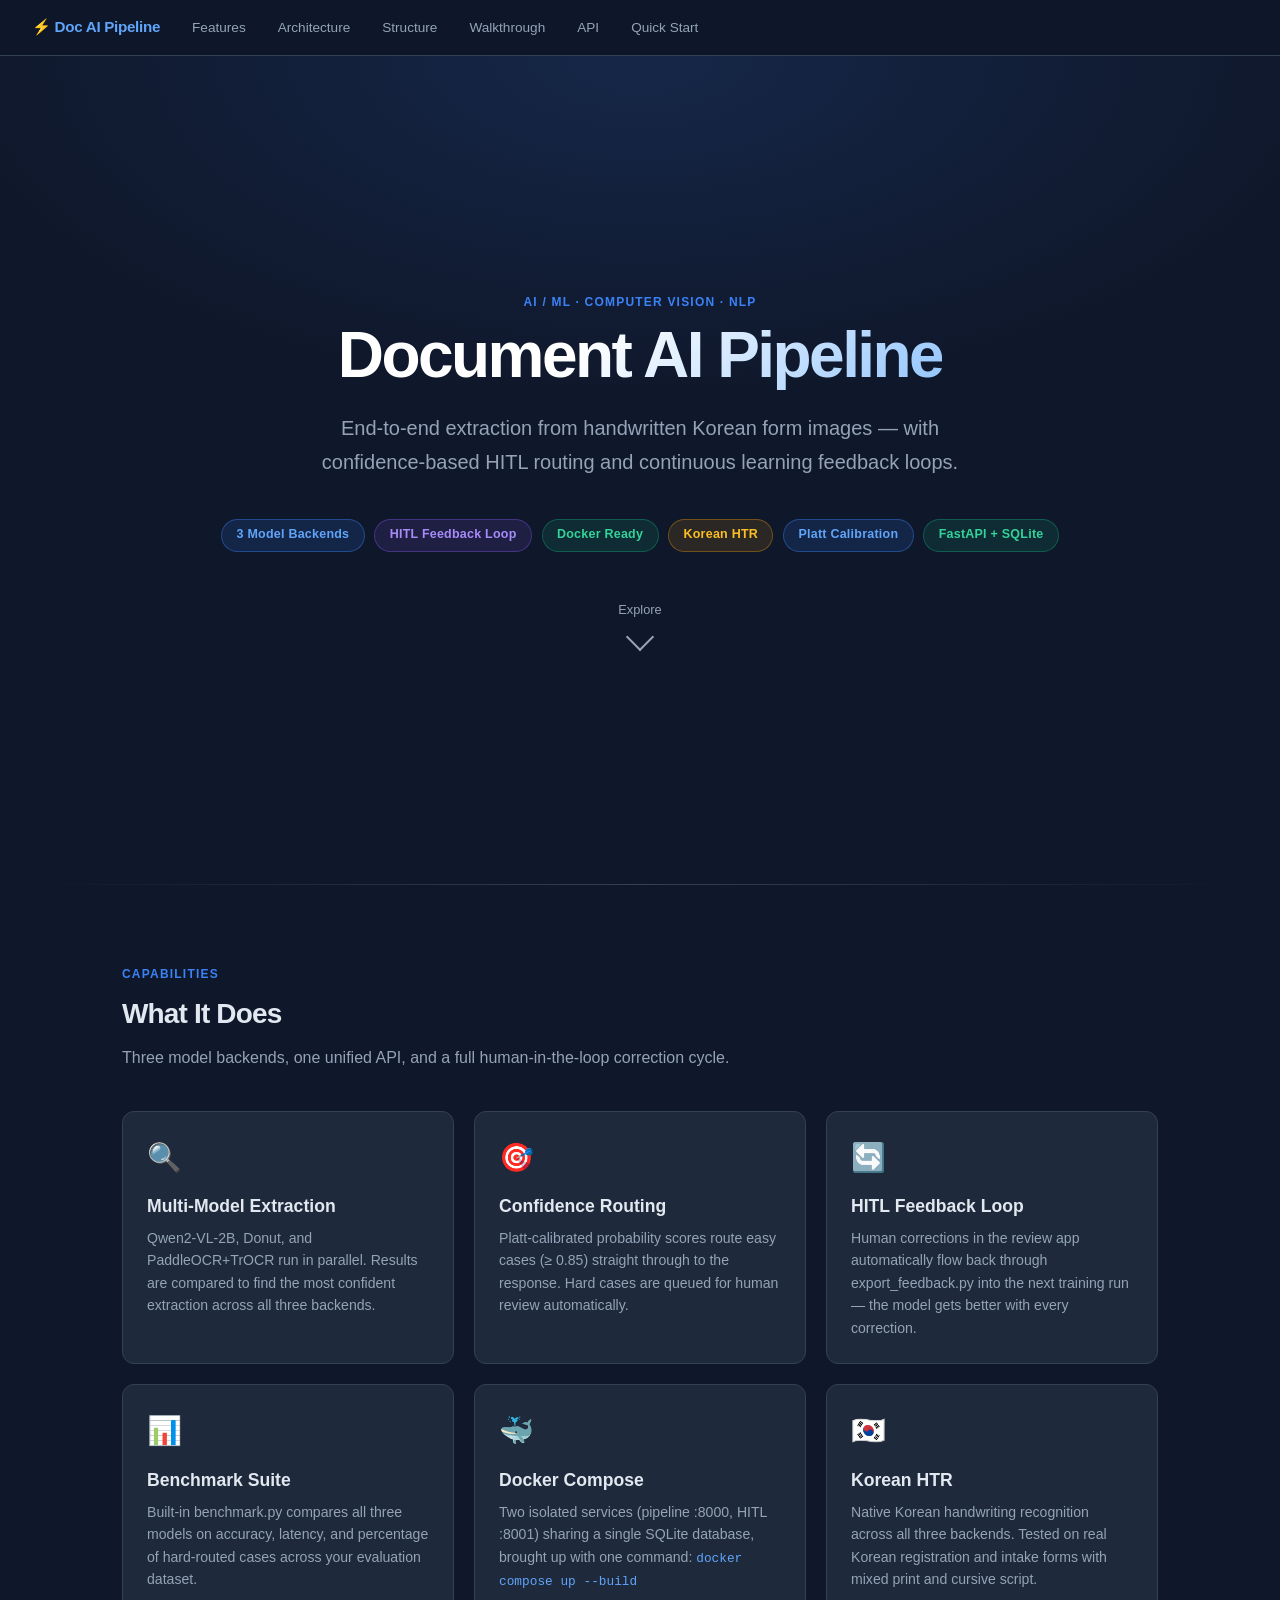
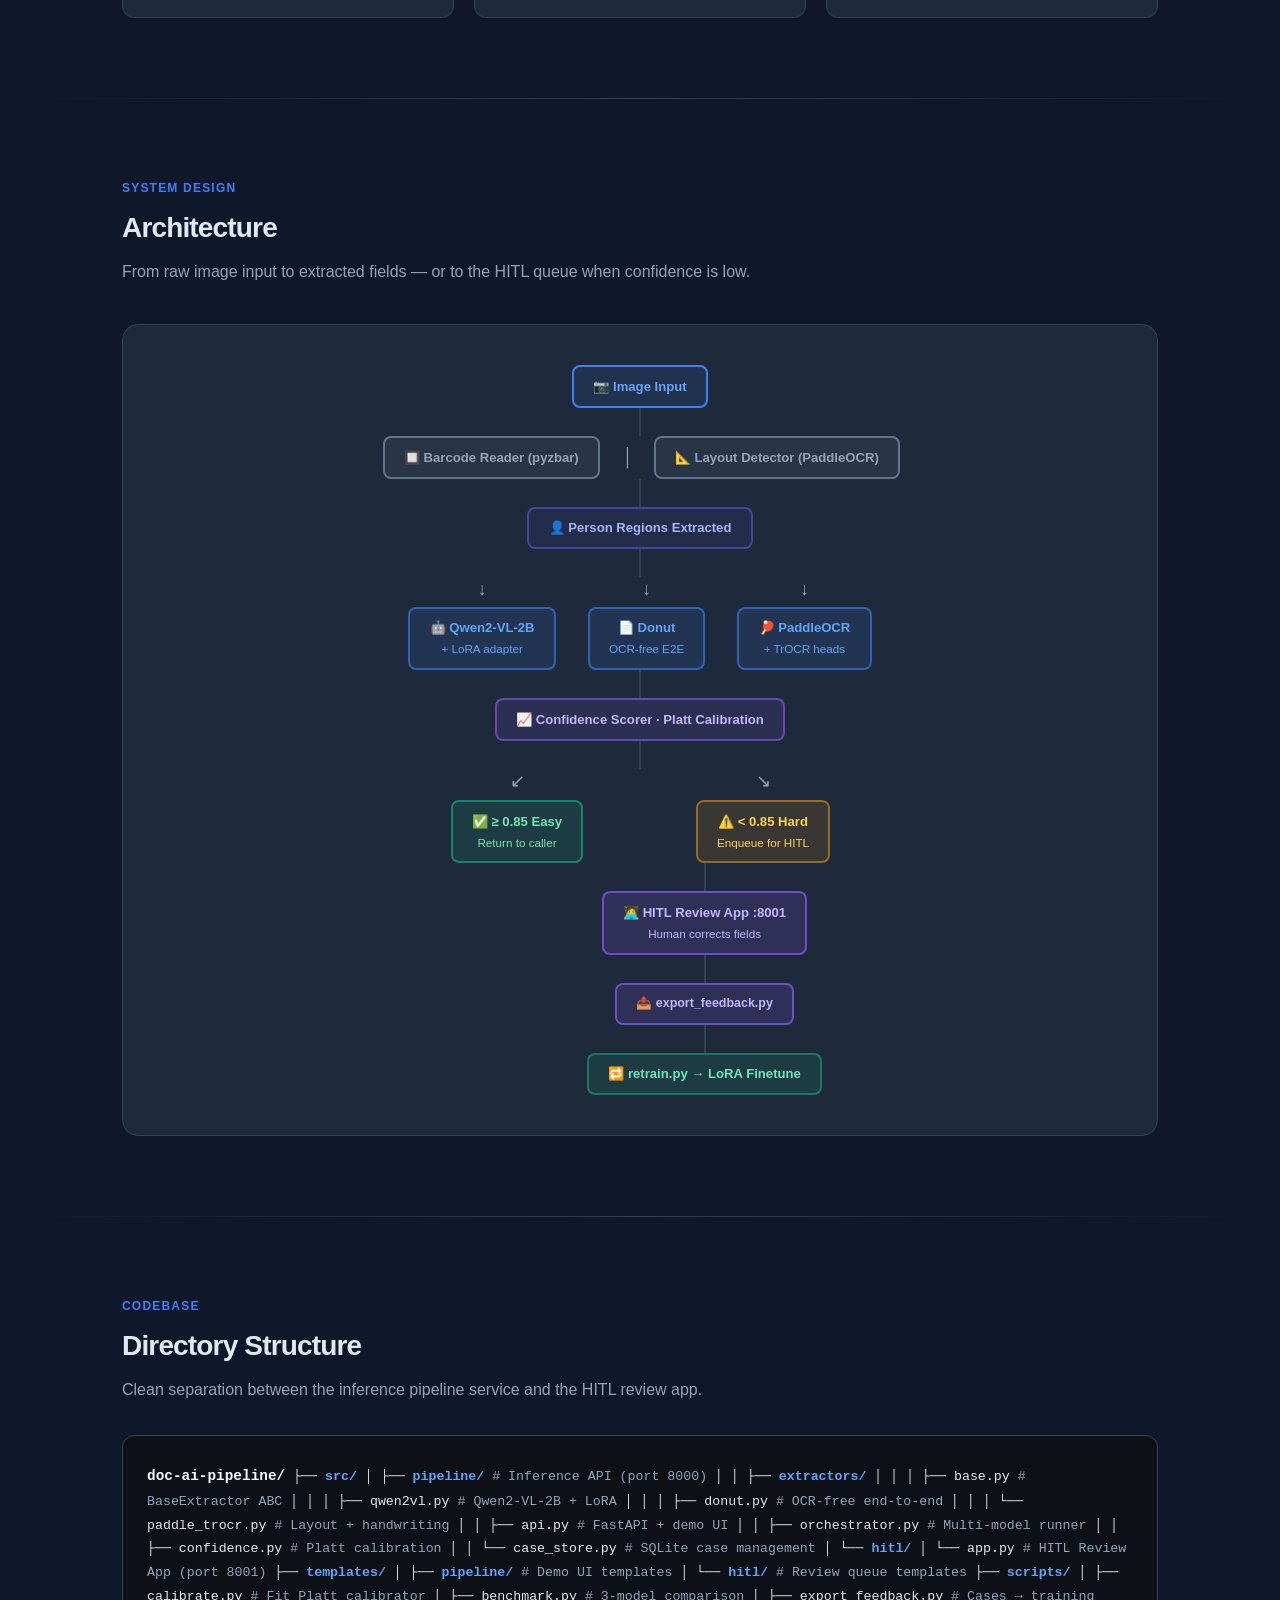
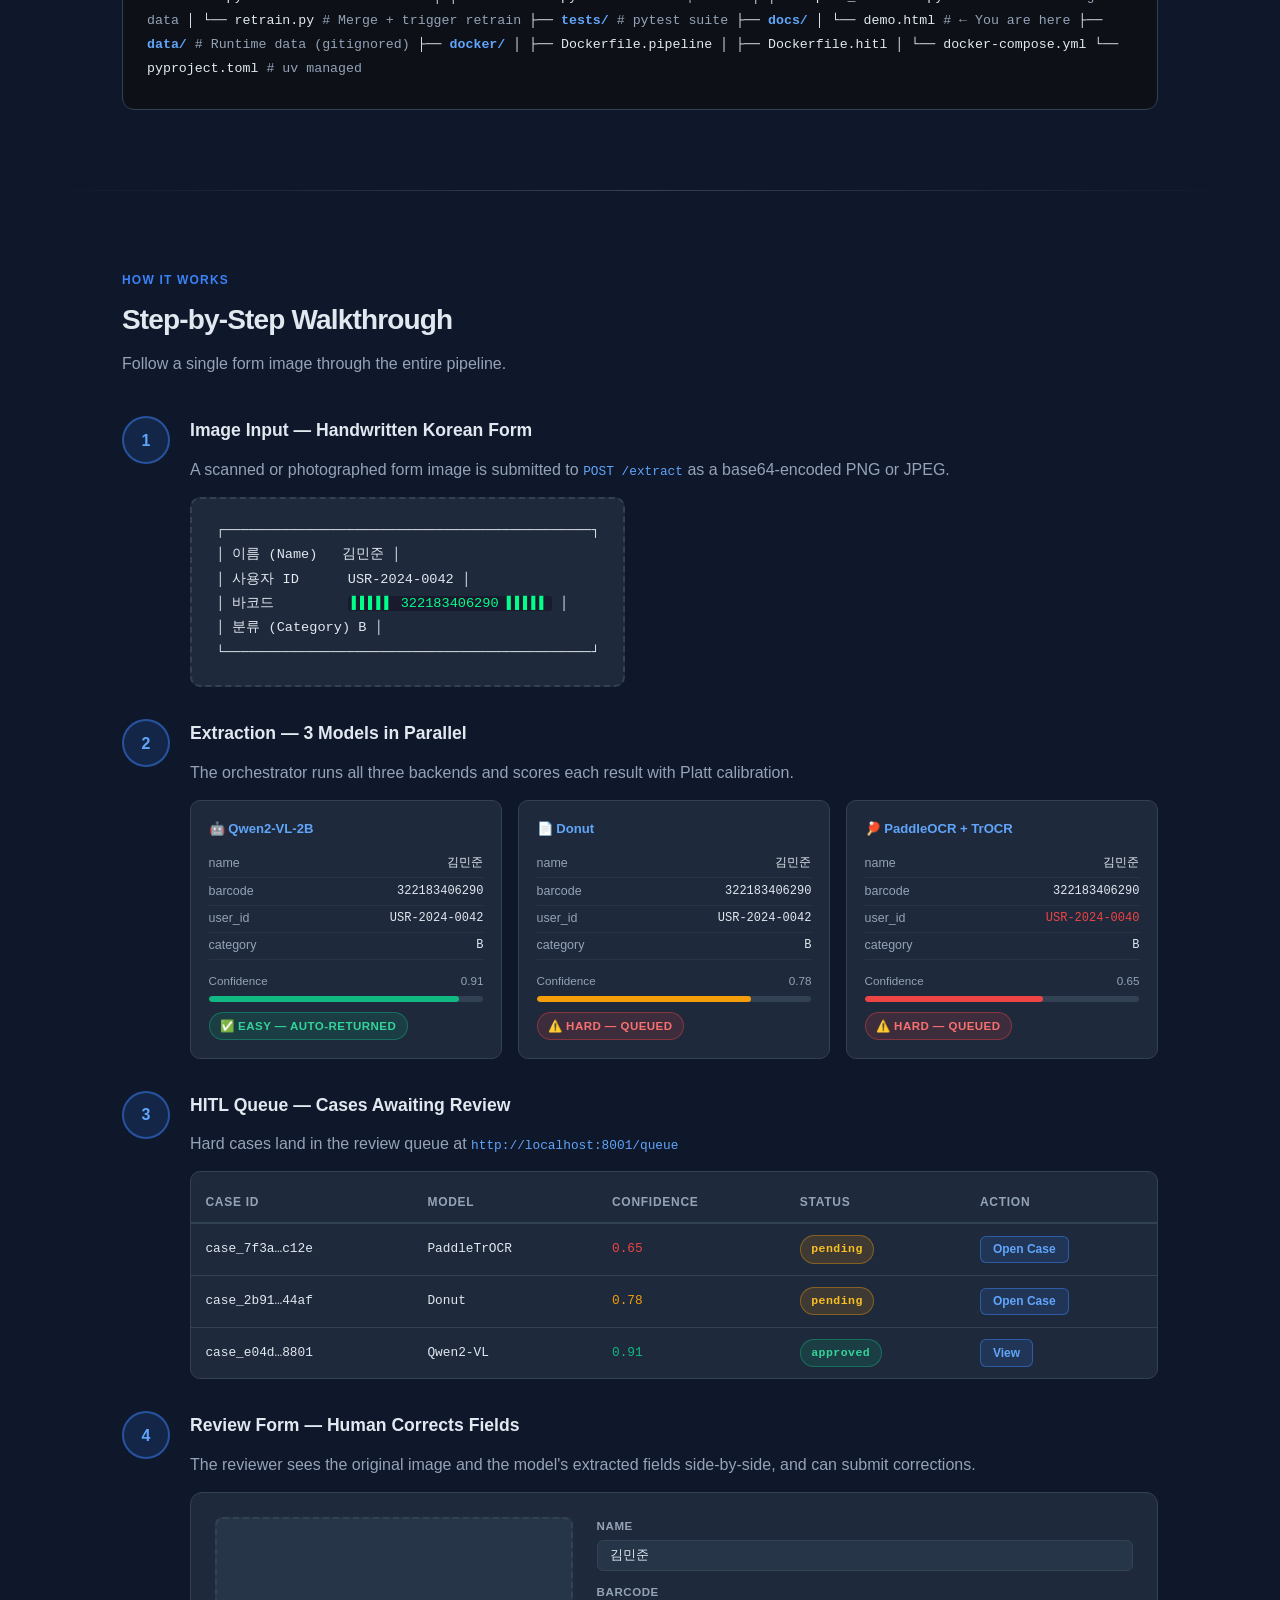
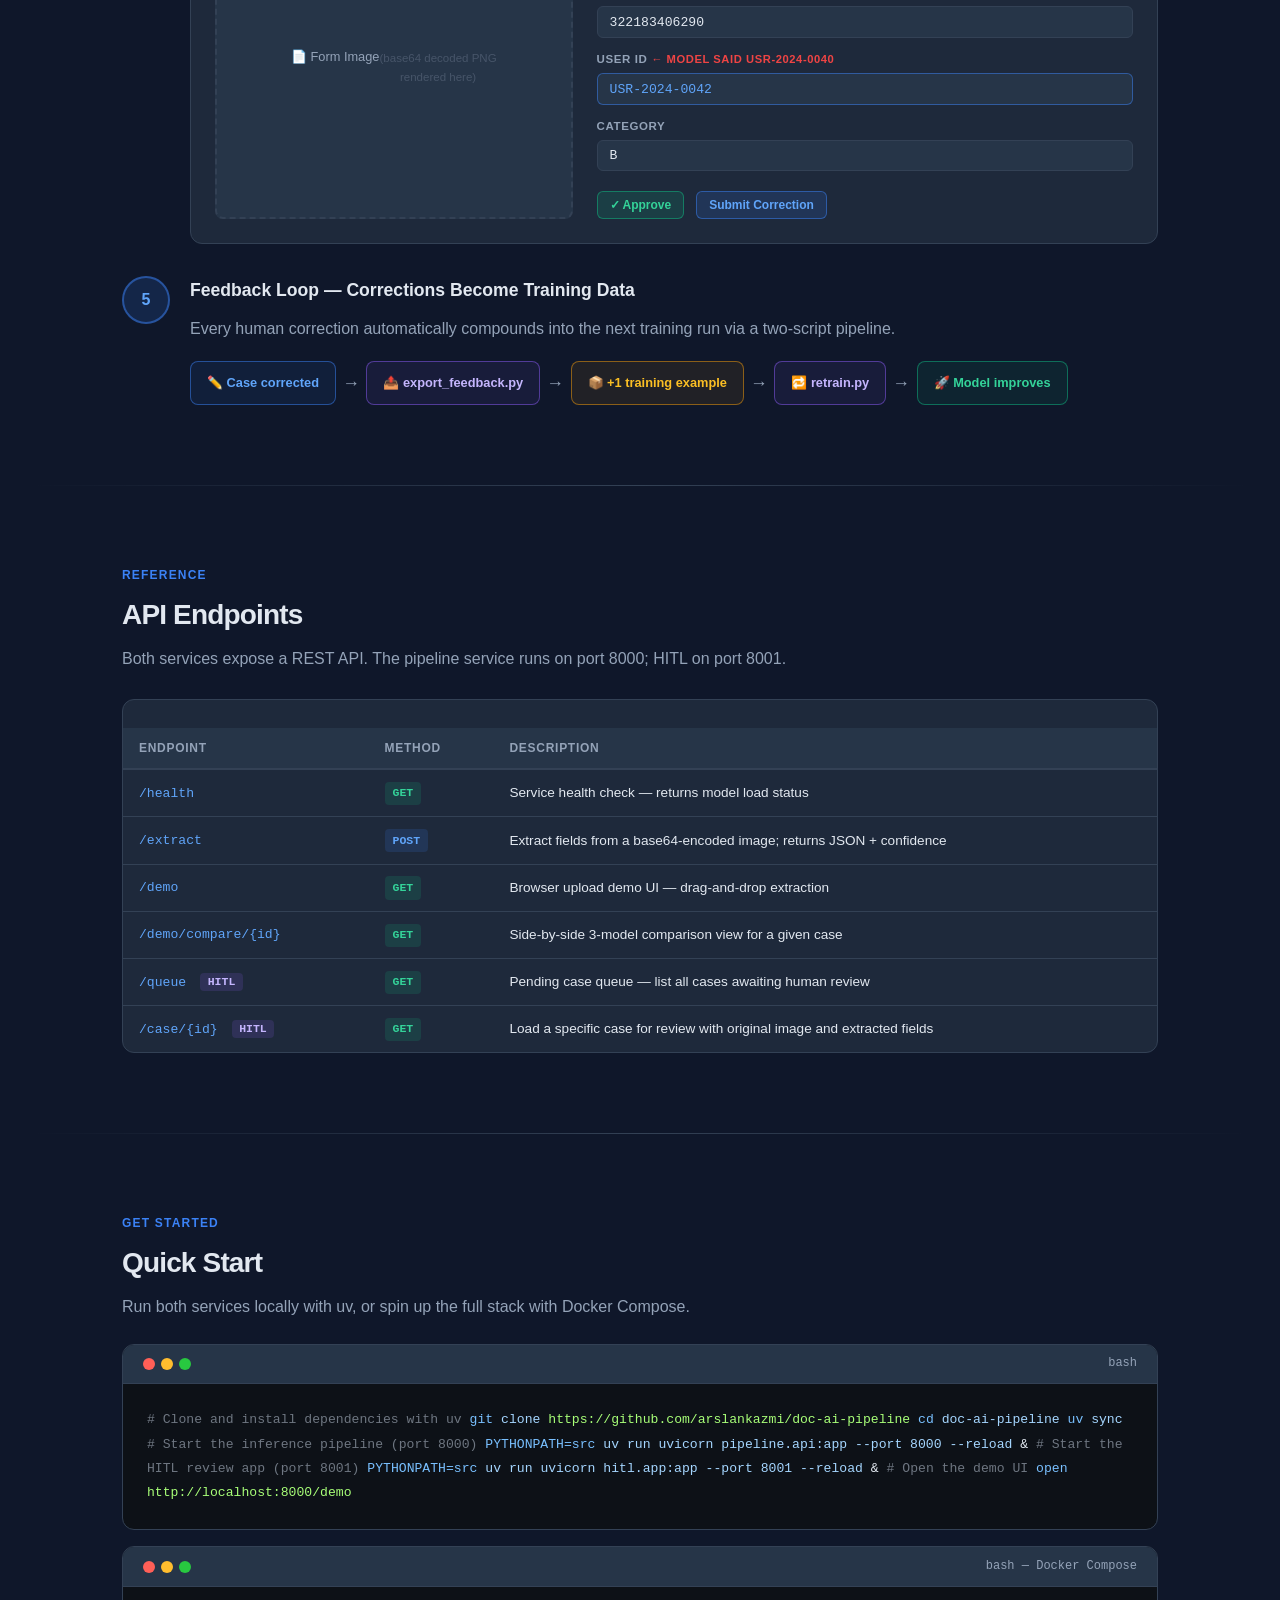
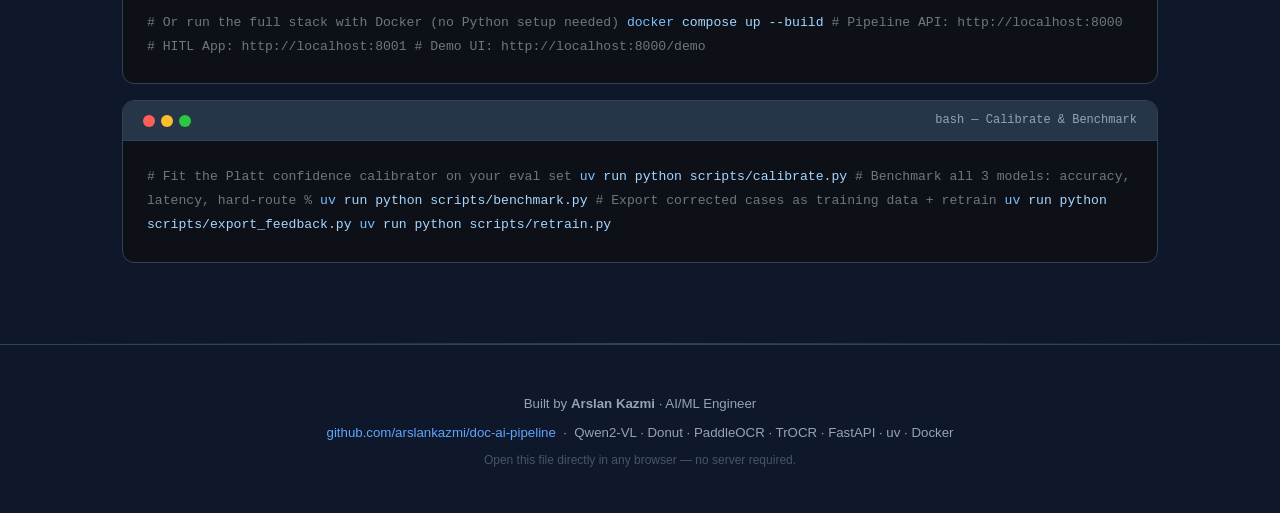
<file: docs/demo.html>
<!DOCTYPE html>
<html lang="en">
<head>
<meta charset="UTF-8">
<meta name="viewport" content="width=device-width, initial-scale=1.0">
<title>Document AI Pipeline — Demo</title>
<style>
  *, *::before, *::after { box-sizing: border-box; margin: 0; padding: 0; }

  :root {
    --bg: #0f172a;
    --card: #1e293b;
    --card2: #263548;
    --blue: #3b82f6;
    --blue-light: #60a5fa;
    --green: #10b981;
    --orange: #f59e0b;
    --red: #ef4444;
    --purple: #8b5cf6;
    --text: #e2e8f0;
    --muted: #94a3b8;
    --border: #334155;
    --font: -apple-system, BlinkMacSystemFont, "Segoe UI", Roboto, "Helvetica Neue", Arial, sans-serif;
    --mono: "SF Mono", "Fira Code", "Cascadia Code", Consolas, monospace;
  }

  html { scroll-behavior: smooth; }

  body {
    font-family: var(--font);
    background: var(--bg);
    color: var(--text);
    line-height: 1.6;
    font-size: 16px;
  }

  /* ── NAV ── */
  nav {
    position: sticky;
    top: 0;
    z-index: 100;
    background: rgba(15, 23, 42, 0.92);
    backdrop-filter: blur(12px);
    border-bottom: 1px solid var(--border);
    padding: 0 2rem;
    display: flex;
    align-items: center;
    gap: 2rem;
    height: 56px;
    overflow-x: auto;
    white-space: nowrap;
  }

  nav .brand {
    font-weight: 700;
    font-size: 0.95rem;
    color: var(--blue-light);
    flex-shrink: 0;
    letter-spacing: -0.02em;
  }

  nav a {
    color: var(--muted);
    text-decoration: none;
    font-size: 0.85rem;
    transition: color 0.2s;
    flex-shrink: 0;
  }
  nav a:hover { color: var(--text); }

  /* ── SECTIONS ── */
  section { padding: 5rem 2rem; max-width: 1100px; margin: 0 auto; }

  h2 {
    font-size: 1.75rem;
    font-weight: 700;
    margin-bottom: 0.5rem;
    letter-spacing: -0.03em;
  }
  h3 { font-size: 1.1rem; font-weight: 600; margin-bottom: 0.5rem; }
  p { color: var(--muted); }
  .section-label {
    font-size: 0.75rem;
    font-weight: 600;
    letter-spacing: 0.1em;
    text-transform: uppercase;
    color: var(--blue);
    margin-bottom: 0.5rem;
  }

  /* ── HERO ── */
  #hero {
    min-height: 92vh;
    display: flex;
    flex-direction: column;
    justify-content: center;
    align-items: center;
    text-align: center;
    padding: 4rem 2rem;
    max-width: 100%;
    background: radial-gradient(ellipse 80% 60% at 50% 0%, rgba(59,130,246,0.15) 0%, transparent 70%);
  }

  .hero-title {
    font-size: clamp(2.2rem, 6vw, 4rem);
    font-weight: 800;
    letter-spacing: -0.04em;
    line-height: 1.1;
    background: linear-gradient(135deg, #fff 40%, #93c5fd 100%);
    -webkit-background-clip: text;
    -webkit-text-fill-color: transparent;
    background-clip: text;
    margin-bottom: 1.25rem;
  }

  .hero-tagline {
    font-size: clamp(1rem, 2.5vw, 1.25rem);
    color: var(--muted);
    max-width: 640px;
    margin-bottom: 2.5rem;
    line-height: 1.7;
  }

  .badges {
    display: flex;
    flex-wrap: wrap;
    gap: 0.6rem;
    justify-content: center;
    margin-bottom: 3rem;
  }

  .badge {
    padding: 0.35rem 0.9rem;
    border-radius: 9999px;
    font-size: 0.78rem;
    font-weight: 600;
    letter-spacing: 0.02em;
    border: 1px solid;
  }
  .badge-blue  { background: rgba(59,130,246,0.15); border-color: rgba(59,130,246,0.4); color: var(--blue-light); }
  .badge-green { background: rgba(16,185,129,0.12); border-color: rgba(16,185,129,0.35); color: #34d399; }
  .badge-purple{ background: rgba(139,92,246,0.12); border-color: rgba(139,92,246,0.35); color: #a78bfa; }
  .badge-orange{ background: rgba(245,158,11,0.12); border-color: rgba(245,158,11,0.35); color: #fbbf24; }

  .hero-scroll {
    font-size: 0.8rem;
    color: var(--muted);
    display: flex;
    flex-direction: column;
    align-items: center;
    gap: 0.4rem;
  }
  .scroll-arrow {
    width: 20px; height: 20px;
    border-right: 2px solid var(--muted);
    border-bottom: 2px solid var(--muted);
    transform: rotate(45deg);
    animation: bounce 1.6s infinite;
  }
  @keyframes bounce { 0%,100%{transform:rotate(45deg) translateY(0)} 50%{transform:rotate(45deg) translateY(5px)} }

  /* ── CARDS GRID ── */
  .cards-grid {
    display: grid;
    grid-template-columns: repeat(auto-fit, minmax(280px, 1fr));
    gap: 1.25rem;
    margin-top: 2.5rem;
  }

  .card {
    background: var(--card);
    border: 1px solid var(--border);
    border-radius: 12px;
    padding: 1.5rem;
    transition: transform 0.2s, box-shadow 0.2s, border-color 0.2s;
  }
  .card:hover {
    transform: translateY(-3px);
    box-shadow: 0 12px 32px rgba(0,0,0,0.4);
    border-color: rgba(59,130,246,0.4);
  }
  .card-icon { font-size: 1.75rem; margin-bottom: 0.75rem; }
  .card h3 { color: var(--text); margin-bottom: 0.4rem; }
  .card p { font-size: 0.88rem; }

  /* ── ARCHITECTURE ── */
  .arch-wrap {
    margin-top: 2.5rem;
    background: var(--card);
    border: 1px solid var(--border);
    border-radius: 16px;
    padding: 2.5rem 2rem;
    overflow-x: auto;
  }

  .arch-col {
    display: flex;
    flex-direction: column;
    align-items: center;
    gap: 0;
  }

  .arch-box {
    padding: 0.55rem 1.2rem;
    border-radius: 8px;
    font-size: 0.82rem;
    font-weight: 600;
    border: 2px solid;
    white-space: nowrap;
    text-align: center;
  }
  .arch-input  { background: rgba(59,130,246,0.1); border-color: var(--blue); color: var(--blue-light); }
  .arch-util   { background: rgba(100,116,139,0.15); border-color: #64748b; color: #94a3b8; }
  .arch-model  { background: rgba(59,130,246,0.12); border-color: rgba(59,130,246,0.6); color: var(--blue-light); }
  .arch-conf   { background: rgba(139,92,246,0.12); border-color: rgba(139,92,246,0.6); color: #c4b5fd; }
  .arch-easy   { background: rgba(16,185,129,0.12); border-color: rgba(16,185,129,0.6); color: #6ee7b7; }
  .arch-hard   { background: rgba(245,158,11,0.12); border-color: rgba(245,158,11,0.5); color: #fcd34d; }
  .arch-hitl   { background: rgba(139,92,246,0.15); border-color: rgba(139,92,246,0.7); color: #c4b5fd; }
  .arch-retrain{ background: rgba(16,185,129,0.12); border-color: rgba(16,185,129,0.5); color: #6ee7b7; }

  .arch-arrow {
    color: var(--muted);
    font-size: 1.1rem;
    line-height: 1.4;
    text-align: center;
  }

  .arch-row {
    display: flex;
    align-items: center;
    justify-content: center;
    gap: 0.75rem;
    flex-wrap: wrap;
  }

  .arch-branch {
    display: flex;
    justify-content: center;
    gap: 2rem;
    flex-wrap: wrap;
  }

  .arch-divider {
    width: 2px;
    height: 28px;
    background: var(--border);
    margin: 0 auto;
  }
  .arch-line {
    height: 2px;
    background: var(--border);
    flex: 1;
    min-width: 20px;
  }

  /* ── DIRECTORY TREE ── */
  .code-block {
    background: #0d1117;
    border: 1px solid var(--border);
    border-radius: 12px;
    padding: 1.75rem 1.5rem;
    overflow-x: auto;
    margin-top: 2rem;
    font-family: var(--mono);
    font-size: 0.83rem;
    line-height: 1.8;
  }
  .code-block .dir  { color: var(--blue-light); font-weight: 600; }
  .code-block .file { color: var(--text); }
  .code-block .comm { color: var(--muted); }
  .code-block .root { color: #f8fafc; font-weight: 700; font-size: 0.9rem; }

  /* ── WALKTHROUGH ── */
  .steps { margin-top: 2.5rem; display: flex; flex-direction: column; gap: 2rem; }

  .step {
    display: grid;
    grid-template-columns: 48px 1fr;
    gap: 1.25rem;
    align-items: start;
  }

  .step-num {
    width: 48px; height: 48px;
    border-radius: 50%;
    background: rgba(59,130,246,0.15);
    border: 2px solid rgba(59,130,246,0.5);
    display: flex;
    align-items: center;
    justify-content: center;
    font-weight: 700;
    color: var(--blue-light);
    font-size: 1rem;
    flex-shrink: 0;
  }

  .step-body h3 { color: var(--text); margin-bottom: 0.75rem; }

  .form-mock {
    background: var(--card);
    border: 2px dashed var(--border);
    border-radius: 10px;
    padding: 1.25rem 1.5rem;
    font-family: var(--mono);
    font-size: 0.85rem;
    color: var(--text);
    line-height: 1.8;
    display: inline-block;
  }
  .form-mock .barcode { background: #1a1a2e; color: #00ff88; padding: 0 4px; border-radius: 3px; }

  .model-cards {
    display: grid;
    grid-template-columns: repeat(auto-fit, minmax(220px, 1fr));
    gap: 1rem;
  }

  .model-card {
    background: var(--card);
    border: 1px solid var(--border);
    border-radius: 10px;
    padding: 1.1rem;
  }
  .model-card h4 { font-size: 0.82rem; font-weight: 700; color: var(--blue-light); margin-bottom: 0.75rem; }

  .field-row {
    display: flex;
    justify-content: space-between;
    font-size: 0.78rem;
    padding: 0.2rem 0;
    border-bottom: 1px solid rgba(51,65,85,0.5);
  }
  .field-row:last-child { border-bottom: none; }
  .field-key { color: var(--muted); }
  .field-val { color: var(--text); font-family: var(--mono); font-size: 0.75rem; }

  .conf-bar-wrap { margin: 0.75rem 0 0.6rem; }
  .conf-label { font-size: 0.73rem; color: var(--muted); margin-bottom: 0.3rem; display: flex; justify-content: space-between; }
  .conf-bar { height: 6px; background: var(--border); border-radius: 9999px; overflow: hidden; }
  .conf-fill { height: 100%; border-radius: 9999px; }
  .fill-green  { background: var(--green); }
  .fill-orange { background: var(--orange); }
  .fill-red    { background: var(--red); }

  .status-pill {
    display: inline-block;
    padding: 0.25rem 0.65rem;
    border-radius: 9999px;
    font-size: 0.72rem;
    font-weight: 700;
    letter-spacing: 0.04em;
  }
  .pill-easy { background: rgba(16,185,129,0.15); color: #34d399; border: 1px solid rgba(16,185,129,0.4); }
  .pill-hard { background: rgba(239,68,68,0.15); color: #f87171; border: 1px solid rgba(239,68,68,0.4); }
  .pill-pending { background: rgba(245,158,11,0.15); color: #fbbf24; border: 1px solid rgba(245,158,11,0.4); }
  .pill-done { background: rgba(16,185,129,0.15); color: #34d399; border: 1px solid rgba(16,185,129,0.4); }

  /* Queue table */
  .queue-table {
    width: 100%;
    border-collapse: collapse;
    margin-top: 0.75rem;
    font-size: 0.83rem;
  }
  .queue-table th {
    text-align: left;
    padding: 0.6rem 0.9rem;
    border-bottom: 2px solid var(--border);
    color: var(--muted);
    font-weight: 600;
    font-size: 0.75rem;
    letter-spacing: 0.06em;
    text-transform: uppercase;
  }
  .queue-table td {
    padding: 0.7rem 0.9rem;
    border-bottom: 1px solid var(--border);
    color: var(--text);
    font-family: var(--mono);
    font-size: 0.8rem;
  }
  .queue-table tr:last-child td { border-bottom: none; }
  .queue-table tr:hover td { background: rgba(59,130,246,0.04); }

  .btn {
    padding: 0.35rem 0.75rem;
    border-radius: 6px;
    font-size: 0.75rem;
    font-weight: 600;
    cursor: pointer;
    border: 1px solid;
    transition: opacity 0.2s;
  }
  .btn:hover { opacity: 0.8; }
  .btn-blue   { background: rgba(59,130,246,0.15); border-color: rgba(59,130,246,0.5); color: var(--blue-light); }
  .btn-green  { background: rgba(16,185,129,0.15); border-color: rgba(16,185,129,0.5); color: #34d399; }

  /* Review form mock */
  .review-mock {
    background: var(--card);
    border: 1px solid var(--border);
    border-radius: 12px;
    padding: 1.5rem;
    display: grid;
    grid-template-columns: 1fr 1.5fr;
    gap: 1.5rem;
  }
  .img-placeholder {
    background: var(--card2);
    border: 2px dashed var(--border);
    border-radius: 8px;
    display: flex;
    align-items: center;
    justify-content: center;
    min-height: 160px;
    color: var(--muted);
    font-size: 0.8rem;
    text-align: center;
    padding: 1rem;
  }
  .review-fields { display: flex; flex-direction: column; gap: 0.75rem; }
  .field-group label { display: block; font-size: 0.72rem; color: var(--muted); font-weight: 600; letter-spacing: 0.05em; text-transform: uppercase; margin-bottom: 0.3rem; }
  .field-group input {
    width: 100%;
    background: var(--card2);
    border: 1px solid var(--border);
    border-radius: 6px;
    padding: 0.45rem 0.75rem;
    color: var(--text);
    font-family: var(--mono);
    font-size: 0.82rem;
    pointer-events: none;
  }
  .review-btns { display: flex; gap: 0.75rem; margin-top: 0.5rem; flex-wrap: wrap; }

  /* Feedback timeline */
  .timeline {
    display: flex;
    align-items: center;
    gap: 0;
    margin-top: 1.25rem;
    flex-wrap: wrap;
    row-gap: 0.75rem;
  }
  .tl-step {
    background: var(--card);
    border: 1px solid var(--border);
    border-radius: 8px;
    padding: 0.65rem 1rem;
    font-size: 0.8rem;
    font-weight: 600;
    color: var(--text);
    white-space: nowrap;
  }
  .tl-step.blue   { border-color: rgba(59,130,246,0.5); color: var(--blue-light); background: rgba(59,130,246,0.08); }
  .tl-step.green  { border-color: rgba(16,185,129,0.5); color: #34d399; background: rgba(16,185,129,0.08); }
  .tl-step.purple { border-color: rgba(139,92,246,0.5); color: #c4b5fd; background: rgba(139,92,246,0.08); }
  .tl-step.orange { border-color: rgba(245,158,11,0.5); color: #fbbf24; background: rgba(245,158,11,0.08); }
  .tl-arrow { color: var(--muted); font-size: 1.1rem; padding: 0 0.4rem; }

  /* API table */
  .api-table {
    width: 100%;
    border-collapse: collapse;
    margin-top: 1.75rem;
    font-size: 0.85rem;
  }
  .api-table th {
    text-align: left;
    padding: 0.65rem 1rem;
    background: var(--card2);
    border-bottom: 2px solid var(--border);
    color: var(--muted);
    font-weight: 600;
    font-size: 0.75rem;
    letter-spacing: 0.06em;
    text-transform: uppercase;
  }
  .api-table td {
    padding: 0.7rem 1rem;
    border-bottom: 1px solid var(--border);
    color: var(--text);
  }
  .api-table tr:last-child td { border-bottom: none; }
  .api-table tr:hover td { background: rgba(59,130,246,0.04); }
  .api-table .endpoint { font-family: var(--mono); color: var(--blue-light); font-size: 0.82rem; }
  .method {
    display: inline-block;
    padding: 0.15rem 0.5rem;
    border-radius: 4px;
    font-size: 0.72rem;
    font-weight: 700;
    font-family: var(--mono);
  }
  .method-get  { background: rgba(16,185,129,0.15); color: #34d399; }
  .method-post { background: rgba(59,130,246,0.15); color: var(--blue-light); }
  .api-tag {
    font-size: 0.72rem;
    padding: 0.15rem 0.45rem;
    border-radius: 4px;
    margin-left: 0.4rem;
    font-weight: 600;
  }
  .tag-hitl { background: rgba(139,92,246,0.15); color: #c4b5fd; }

  /* Code block for quickstart */
  .cmd-block {
    background: #0d1117;
    border: 1px solid var(--border);
    border-radius: 12px;
    overflow: hidden;
    margin-top: 1.5rem;
  }
  .cmd-header {
    background: var(--card2);
    border-bottom: 1px solid var(--border);
    padding: 0.6rem 1.25rem;
    display: flex;
    align-items: center;
    gap: 0.5rem;
  }
  .cmd-dots { display: flex; gap: 6px; }
  .cmd-dot {
    width: 12px; height: 12px;
    border-radius: 50%;
  }
  .dot-r { background: #ff5f57; }
  .dot-y { background: #ffbd2e; }
  .dot-g { background: #28c840; }
  .cmd-lang { font-size: 0.75rem; color: var(--muted); margin-left: auto; font-family: var(--mono); }
  .cmd-code {
    padding: 1.5rem;
    font-family: var(--mono);
    font-size: 0.82rem;
    line-height: 1.85;
    overflow-x: auto;
  }
  .cmd-comment { color: #6e7681; }
  .cmd-cmd     { color: #79c0ff; }
  .cmd-arg     { color: #a5d6ff; }
  .cmd-str     { color: #a8ff78; }

  /* Footer */
  footer {
    text-align: center;
    padding: 3rem 2rem;
    border-top: 1px solid var(--border);
    color: var(--muted);
    font-size: 0.83rem;
  }
  footer a { color: var(--blue-light); text-decoration: none; }
  footer a:hover { text-decoration: underline; }

  /* Dividers */
  .section-divider {
    height: 1px;
    background: linear-gradient(90deg, transparent, var(--border), transparent);
    margin: 0 2rem;
  }

  /* Responsive */
  @media (max-width: 640px) {
    nav { gap: 1.25rem; }
    section { padding: 3rem 1.25rem; }
    .review-mock { grid-template-columns: 1fr; }
    .arch-branch { gap: 0.75rem; }
    .timeline { flex-direction: column; align-items: flex-start; }
    .tl-arrow { transform: rotate(90deg); }
  }
</style>
</head>
<body>

<!-- NAV -->
<nav>
  <span class="brand">⚡ Doc AI Pipeline</span>
  <a href="#features">Features</a>
  <a href="#architecture">Architecture</a>
  <a href="#structure">Structure</a>
  <a href="#walkthrough">Walkthrough</a>
  <a href="#api">API</a>
  <a href="#quickstart">Quick Start</a>
</nav>

<!-- HERO -->
<section id="hero">
  <div class="section-label">AI / ML · Computer Vision · NLP</div>
  <h1 class="hero-title">Document AI Pipeline</h1>
  <p class="hero-tagline">End-to-end extraction from handwritten Korean form images — with confidence-based HITL routing and continuous learning feedback loops.</p>
  <div class="badges">
    <span class="badge badge-blue">3 Model Backends</span>
    <span class="badge badge-purple">HITL Feedback Loop</span>
    <span class="badge badge-green">Docker Ready</span>
    <span class="badge badge-orange">Korean HTR</span>
    <span class="badge badge-blue">Platt Calibration</span>
    <span class="badge badge-green">FastAPI + SQLite</span>
  </div>
  <div class="hero-scroll">
    <span>Explore</span>
    <div class="scroll-arrow"></div>
  </div>
</section>

<div class="section-divider"></div>

<!-- FEATURES -->
<section id="features" style="max-width:1100px;margin:0 auto;padding:5rem 2rem;">
  <div class="section-label">Capabilities</div>
  <h2>What It Does</h2>
  <p>Three model backends, one unified API, and a full human-in-the-loop correction cycle.</p>

  <div class="cards-grid">
    <div class="card">
      <div class="card-icon">🔍</div>
      <h3>Multi-Model Extraction</h3>
      <p>Qwen2-VL-2B, Donut, and PaddleOCR+TrOCR run in parallel. Results are compared to find the most confident extraction across all three backends.</p>
    </div>
    <div class="card">
      <div class="card-icon">🎯</div>
      <h3>Confidence Routing</h3>
      <p>Platt-calibrated probability scores route easy cases (≥ 0.85) straight through to the response. Hard cases are queued for human review automatically.</p>
    </div>
    <div class="card">
      <div class="card-icon">🔄</div>
      <h3>HITL Feedback Loop</h3>
      <p>Human corrections in the review app automatically flow back through export_feedback.py into the next training run — the model gets better with every correction.</p>
    </div>
    <div class="card">
      <div class="card-icon">📊</div>
      <h3>Benchmark Suite</h3>
      <p>Built-in benchmark.py compares all three models on accuracy, latency, and percentage of hard-routed cases across your evaluation dataset.</p>
    </div>
    <div class="card">
      <div class="card-icon">🐳</div>
      <h3>Docker Compose</h3>
      <p>Two isolated services (pipeline :8000, HITL :8001) sharing a single SQLite database, brought up with one command: <code style="color:var(--blue-light);font-family:var(--mono);font-size:0.8rem;">docker compose up --build</code></p>
    </div>
    <div class="card">
      <div class="card-icon">🇰🇷</div>
      <h3>Korean HTR</h3>
      <p>Native Korean handwriting recognition across all three backends. Tested on real Korean registration and intake forms with mixed print and cursive script.</p>
    </div>
  </div>
</section>

<div class="section-divider"></div>

<!-- ARCHITECTURE -->
<section id="architecture">
  <div class="section-label">System Design</div>
  <h2>Architecture</h2>
  <p>From raw image input to extracted fields — or to the HITL queue when confidence is low.</p>

  <div class="arch-wrap">
    <div class="arch-col">

      <!-- Input -->
      <div class="arch-box arch-input">📷 Image Input</div>
      <div class="arch-divider"></div>

      <!-- Parallel utilities -->
      <div class="arch-row" style="width:100%;max-width:520px;">
        <div style="flex:1;display:flex;flex-direction:column;align-items:center;">
          <div class="arch-box arch-util">🔲 Barcode Reader (pyzbar)</div>
        </div>
        <div class="arch-arrow" style="padding:0 0.5rem;">│</div>
        <div style="flex:1;display:flex;flex-direction:column;align-items:center;">
          <div class="arch-box arch-util">📐 Layout Detector (PaddleOCR)</div>
        </div>
      </div>
      <div class="arch-divider"></div>

      <!-- Person regions -->
      <div class="arch-box arch-util" style="border-color:rgba(99,102,241,0.5);color:#a5b4fc;background:rgba(99,102,241,0.08);">👤 Person Regions Extracted</div>
      <div class="arch-divider"></div>

      <!-- Three models -->
      <div class="arch-branch" style="width:100%;max-width:640px;padding:0 0.5rem;">
        <div style="display:flex;flex-direction:column;align-items:center;gap:0.3rem;">
          <div class="arch-arrow">↓</div>
          <div class="arch-box arch-model">🤖 Qwen2-VL-2B<br><span style="font-weight:400;font-size:0.73rem;">+ LoRA adapter</span></div>
        </div>
        <div style="display:flex;flex-direction:column;align-items:center;gap:0.3rem;">
          <div class="arch-arrow">↓</div>
          <div class="arch-box arch-model">📄 Donut<br><span style="font-weight:400;font-size:0.73rem;">OCR-free E2E</span></div>
        </div>
        <div style="display:flex;flex-direction:column;align-items:center;gap:0.3rem;">
          <div class="arch-arrow">↓</div>
          <div class="arch-box arch-model">🏓 PaddleOCR<br><span style="font-weight:400;font-size:0.73rem;">+ TrOCR heads</span></div>
        </div>
      </div>
      <div class="arch-divider"></div>

      <!-- Confidence -->
      <div class="arch-box arch-conf">📈 Confidence Scorer · Platt Calibration</div>
      <div class="arch-divider"></div>

      <!-- Branch easy / hard -->
      <div class="arch-row" style="width:100%;max-width:480px;">
        <div style="flex:1;display:flex;flex-direction:column;align-items:center;gap:0.4rem;">
          <div class="arch-arrow">↙</div>
          <div class="arch-box arch-easy">✅ ≥ 0.85 Easy<br><span style="font-weight:400;font-size:0.73rem;">Return to caller</span></div>
        </div>
        <div style="flex:1;display:flex;flex-direction:column;align-items:center;gap:0.4rem;">
          <div class="arch-arrow">↘</div>
          <div class="arch-box arch-hard">⚠️ &lt; 0.85 Hard<br><span style="font-weight:400;font-size:0.73rem;">Enqueue for HITL</span></div>
        </div>
      </div>
      <div style="display:flex;justify-content:center;margin-top:0;">
        <div style="margin-left:55%;display:flex;flex-direction:column;align-items:center;">
          <div class="arch-divider"></div>
          <div class="arch-box arch-hitl">🧑‍💻 HITL Review App :8001<br><span style="font-weight:400;font-size:0.73rem;">Human corrects fields</span></div>
          <div class="arch-divider"></div>
          <div class="arch-box arch-hitl" style="font-size:0.78rem;">📤 export_feedback.py</div>
          <div class="arch-divider"></div>
          <div class="arch-box arch-retrain">🔁 retrain.py → LoRA Finetune</div>
        </div>
      </div>

    </div>
  </div>
</section>

<div class="section-divider"></div>

<!-- DIRECTORY STRUCTURE -->
<section id="structure">
  <div class="section-label">Codebase</div>
  <h2>Directory Structure</h2>
  <p>Clean separation between the inference pipeline service and the HITL review app.</p>

  <div class="code-block">
<span class="root">doc-ai-pipeline/</span>
├── <span class="dir">src/</span>
│   ├── <span class="dir">pipeline/</span>              <span class="comm"># Inference API  (port 8000)</span>
│   │   ├── <span class="dir">extractors/</span>
│   │   │   ├── <span class="file">base.py</span>        <span class="comm"># BaseExtractor ABC</span>
│   │   │   ├── <span class="file">qwen2vl.py</span>     <span class="comm"># Qwen2-VL-2B + LoRA</span>
│   │   │   ├── <span class="file">donut.py</span>       <span class="comm"># OCR-free end-to-end</span>
│   │   │   └── <span class="file">paddle_trocr.py</span> <span class="comm"># Layout + handwriting</span>
│   │   ├── <span class="file">api.py</span>             <span class="comm"># FastAPI + demo UI</span>
│   │   ├── <span class="file">orchestrator.py</span>    <span class="comm"># Multi-model runner</span>
│   │   ├── <span class="file">confidence.py</span>      <span class="comm"># Platt calibration</span>
│   │   └── <span class="file">case_store.py</span>      <span class="comm"># SQLite case management</span>
│   └── <span class="dir">hitl/</span>
│       └── <span class="file">app.py</span>             <span class="comm"># HITL Review App (port 8001)</span>
├── <span class="dir">templates/</span>
│   ├── <span class="dir">pipeline/</span>              <span class="comm"># Demo UI templates</span>
│   └── <span class="dir">hitl/</span>                  <span class="comm"># Review queue templates</span>
├── <span class="dir">scripts/</span>
│   ├── <span class="file">calibrate.py</span>           <span class="comm"># Fit Platt calibrator</span>
│   ├── <span class="file">benchmark.py</span>           <span class="comm"># 3-model comparison</span>
│   ├── <span class="file">export_feedback.py</span>     <span class="comm"># Cases → training data</span>
│   └── <span class="file">retrain.py</span>             <span class="comm"># Merge + trigger retrain</span>
├── <span class="dir">tests/</span>                     <span class="comm"># pytest suite</span>
├── <span class="dir">docs/</span>
│   └── <span class="file">demo.html</span>              <span class="comm"># ← You are here</span>
├── <span class="dir">data/</span>                      <span class="comm"># Runtime data (gitignored)</span>
├── <span class="dir">docker/</span>
│   ├── <span class="file">Dockerfile.pipeline</span>
│   ├── <span class="file">Dockerfile.hitl</span>
│   └── <span class="file">docker-compose.yml</span>
└── <span class="file">pyproject.toml</span>             <span class="comm"># uv managed</span>
  </div>
</section>

<div class="section-divider"></div>

<!-- WALKTHROUGH -->
<section id="walkthrough">
  <div class="section-label">How It Works</div>
  <h2>Step-by-Step Walkthrough</h2>
  <p>Follow a single form image through the entire pipeline.</p>

  <div class="steps">

    <!-- Step 1 -->
    <div class="step">
      <div class="step-num">1</div>
      <div class="step-body">
        <h3>Image Input — Handwritten Korean Form</h3>
        <p style="margin-bottom:0.9rem;">A scanned or photographed form image is submitted to <code style="color:var(--blue-light);font-family:var(--mono);font-size:0.8rem;">POST /extract</code> as a base64-encoded PNG or JPEG.</p>
        <div class="form-mock">
          ┌─────────────────────────────────────────────┐<br>
          │  이름 (Name)    &nbsp; 김민준                       │<br>
          │  사용자 ID &nbsp;&nbsp;&nbsp;&nbsp; USR-2024-0042             │<br>
          │  바코드 &nbsp;&nbsp;&nbsp;&nbsp;&nbsp;&nbsp;&nbsp; <span class="barcode">▌▌▌▌▌ 322183406290 ▌▌▌▌▌</span> │<br>
          │  분류 (Category) B                           │<br>
          └─────────────────────────────────────────────┘
        </div>
      </div>
    </div>

    <!-- Step 2 -->
    <div class="step">
      <div class="step-num">2</div>
      <div class="step-body">
        <h3>Extraction — 3 Models in Parallel</h3>
        <p style="margin-bottom:0.9rem;">The orchestrator runs all three backends and scores each result with Platt calibration.</p>
        <div class="model-cards">

          <div class="model-card">
            <h4>🤖 Qwen2-VL-2B</h4>
            <div class="field-row"><span class="field-key">name</span><span class="field-val">김민준</span></div>
            <div class="field-row"><span class="field-key">barcode</span><span class="field-val">322183406290</span></div>
            <div class="field-row"><span class="field-key">user_id</span><span class="field-val">USR-2024-0042</span></div>
            <div class="field-row"><span class="field-key">category</span><span class="field-val">B</span></div>
            <div class="conf-bar-wrap">
              <div class="conf-label"><span>Confidence</span><span>0.91</span></div>
              <div class="conf-bar"><div class="conf-fill fill-green" style="width:91%"></div></div>
            </div>
            <span class="status-pill pill-easy">✅ EASY — AUTO-RETURNED</span>
          </div>

          <div class="model-card">
            <h4>📄 Donut</h4>
            <div class="field-row"><span class="field-key">name</span><span class="field-val">김민준</span></div>
            <div class="field-row"><span class="field-key">barcode</span><span class="field-val">322183406290</span></div>
            <div class="field-row"><span class="field-key">user_id</span><span class="field-val">USR-2024-0042</span></div>
            <div class="field-row"><span class="field-key">category</span><span class="field-val">B</span></div>
            <div class="conf-bar-wrap">
              <div class="conf-label"><span>Confidence</span><span>0.78</span></div>
              <div class="conf-bar"><div class="conf-fill fill-orange" style="width:78%"></div></div>
            </div>
            <span class="status-pill pill-hard">⚠️ HARD — QUEUED</span>
          </div>

          <div class="model-card">
            <h4>🏓 PaddleOCR + TrOCR</h4>
            <div class="field-row"><span class="field-key">name</span><span class="field-val">김민준</span></div>
            <div class="field-row"><span class="field-key">barcode</span><span class="field-val">322183406290</span></div>
            <div class="field-row"><span class="field-key">user_id</span><span class="field-val" style="color:var(--red);">USR-2024-0040</span></div>
            <div class="field-row"><span class="field-key">category</span><span class="field-val">B</span></div>
            <div class="conf-bar-wrap">
              <div class="conf-label"><span>Confidence</span><span>0.65</span></div>
              <div class="conf-bar"><div class="conf-fill fill-red" style="width:65%"></div></div>
            </div>
            <span class="status-pill pill-hard">⚠️ HARD — QUEUED</span>
          </div>

        </div>
      </div>
    </div>

    <!-- Step 3 -->
    <div class="step">
      <div class="step-num">3</div>
      <div class="step-body">
        <h3>HITL Queue — Cases Awaiting Review</h3>
        <p style="margin-bottom:0.9rem;">Hard cases land in the review queue at <code style="color:var(--blue-light);font-family:var(--mono);font-size:0.8rem;">http://localhost:8001/queue</code></p>
        <div style="background:var(--card);border:1px solid var(--border);border-radius:10px;overflow:hidden;">
          <table class="queue-table">
            <thead>
              <tr>
                <th>Case ID</th>
                <th>Model</th>
                <th>Confidence</th>
                <th>Status</th>
                <th>Action</th>
              </tr>
            </thead>
            <tbody>
              <tr>
                <td>case_7f3a…c12e</td>
                <td>PaddleTrOCR</td>
                <td><span style="color:var(--red);">0.65</span></td>
                <td><span class="status-pill pill-pending">pending</span></td>
                <td><button class="btn btn-blue">Open Case</button></td>
              </tr>
              <tr>
                <td>case_2b91…44af</td>
                <td>Donut</td>
                <td><span style="color:var(--orange);">0.78</span></td>
                <td><span class="status-pill pill-pending">pending</span></td>
                <td><button class="btn btn-blue">Open Case</button></td>
              </tr>
              <tr>
                <td>case_e04d…8801</td>
                <td>Qwen2-VL</td>
                <td><span style="color:var(--green);">0.91</span></td>
                <td><span class="status-pill pill-done">approved</span></td>
                <td><button class="btn btn-blue">View</button></td>
              </tr>
            </tbody>
          </table>
        </div>
      </div>
    </div>

    <!-- Step 4 -->
    <div class="step">
      <div class="step-num">4</div>
      <div class="step-body">
        <h3>Review Form — Human Corrects Fields</h3>
        <p style="margin-bottom:0.9rem;">The reviewer sees the original image and the model's extracted fields side-by-side, and can submit corrections.</p>
        <div class="review-mock">
          <div class="img-placeholder">
            📄 Form Image<br><br>
            <span style="font-size:0.72rem;color:#475569;">(base64 decoded PNG<br>rendered here)</span>
          </div>
          <div class="review-fields">
            <div class="field-group">
              <label>Name</label>
              <input type="text" value="김민준" readonly>
            </div>
            <div class="field-group">
              <label>Barcode</label>
              <input type="text" value="322183406290" readonly>
            </div>
            <div class="field-group">
              <label>User ID <span style="color:var(--red);font-size:0.7rem;">← model said USR-2024-0040</span></label>
              <input type="text" value="USR-2024-0042" readonly style="border-color:rgba(59,130,246,0.5);color:var(--blue-light);">
            </div>
            <div class="field-group">
              <label>Category</label>
              <input type="text" value="B" readonly>
            </div>
            <div class="review-btns">
              <button class="btn btn-green">✓ Approve</button>
              <button class="btn btn-blue">Submit Correction</button>
            </div>
          </div>
        </div>
      </div>
    </div>

    <!-- Step 5 -->
    <div class="step">
      <div class="step-num">5</div>
      <div class="step-body">
        <h3>Feedback Loop — Corrections Become Training Data</h3>
        <p style="margin-bottom:0.9rem;">Every human correction automatically compounds into the next training run via a two-script pipeline.</p>
        <div class="timeline">
          <div class="tl-step blue">✏️ Case corrected</div>
          <div class="tl-arrow">→</div>
          <div class="tl-step purple">📤 export_feedback.py</div>
          <div class="tl-arrow">→</div>
          <div class="tl-step orange">📦 +1 training example</div>
          <div class="tl-arrow">→</div>
          <div class="tl-step purple">🔁 retrain.py</div>
          <div class="tl-arrow">→</div>
          <div class="tl-step green">🚀 Model improves</div>
        </div>
      </div>
    </div>

  </div>
</section>

<div class="section-divider"></div>

<!-- API REFERENCE -->
<section id="api">
  <div class="section-label">Reference</div>
  <h2>API Endpoints</h2>
  <p>Both services expose a REST API. The pipeline service runs on port 8000; HITL on port 8001.</p>

  <div style="background:var(--card);border:1px solid var(--border);border-radius:12px;overflow:hidden;margin-top:1.75rem;">
    <table class="api-table">
      <thead>
        <tr>
          <th>Endpoint</th>
          <th>Method</th>
          <th>Description</th>
        </tr>
      </thead>
      <tbody>
        <tr>
          <td class="endpoint">/health</td>
          <td><span class="method method-get">GET</span></td>
          <td>Service health check — returns model load status</td>
        </tr>
        <tr>
          <td class="endpoint">/extract</td>
          <td><span class="method method-post">POST</span></td>
          <td>Extract fields from a base64-encoded image; returns JSON + confidence</td>
        </tr>
        <tr>
          <td class="endpoint">/demo</td>
          <td><span class="method method-get">GET</span></td>
          <td>Browser upload demo UI — drag-and-drop extraction</td>
        </tr>
        <tr>
          <td class="endpoint">/demo/compare/{id}</td>
          <td><span class="method method-get">GET</span></td>
          <td>Side-by-side 3-model comparison view for a given case</td>
        </tr>
        <tr>
          <td class="endpoint">/queue <span class="api-tag tag-hitl">HITL</span></td>
          <td><span class="method method-get">GET</span></td>
          <td>Pending case queue — list all cases awaiting human review</td>
        </tr>
        <tr>
          <td class="endpoint">/case/{id} <span class="api-tag tag-hitl">HITL</span></td>
          <td><span class="method method-get">GET</span></td>
          <td>Load a specific case for review with original image and extracted fields</td>
        </tr>
      </tbody>
    </table>
  </div>
</section>

<div class="section-divider"></div>

<!-- QUICK START -->
<section id="quickstart">
  <div class="section-label">Get Started</div>
  <h2>Quick Start</h2>
  <p>Run both services locally with uv, or spin up the full stack with Docker Compose.</p>

  <div class="cmd-block">
    <div class="cmd-header">
      <div class="cmd-dots">
        <div class="cmd-dot dot-r"></div>
        <div class="cmd-dot dot-y"></div>
        <div class="cmd-dot dot-g"></div>
      </div>
      <span class="cmd-lang">bash</span>
    </div>
    <div class="cmd-code">
<span class="cmd-comment"># Clone and install dependencies with uv</span>
<span class="cmd-cmd">git</span> <span class="cmd-arg">clone</span> <span class="cmd-str">https://github.com/arslankazmi/doc-ai-pipeline</span>
<span class="cmd-cmd">cd</span> <span class="cmd-arg">doc-ai-pipeline</span>
<span class="cmd-cmd">uv</span> <span class="cmd-arg">sync</span>

<span class="cmd-comment"># Start the inference pipeline (port 8000)</span>
<span class="cmd-cmd">PYTHONPATH=src</span> <span class="cmd-arg">uv run uvicorn pipeline.api:app --port 8000 --reload</span> &amp;

<span class="cmd-comment"># Start the HITL review app (port 8001)</span>
<span class="cmd-cmd">PYTHONPATH=src</span> <span class="cmd-arg">uv run uvicorn hitl.app:app --port 8001 --reload</span> &amp;

<span class="cmd-comment"># Open the demo UI</span>
<span class="cmd-cmd">open</span> <span class="cmd-str">http://localhost:8000/demo</span>
    </div>
  </div>

  <div class="cmd-block" style="margin-top:1rem;">
    <div class="cmd-header">
      <div class="cmd-dots">
        <div class="cmd-dot dot-r"></div>
        <div class="cmd-dot dot-y"></div>
        <div class="cmd-dot dot-g"></div>
      </div>
      <span class="cmd-lang">bash — Docker Compose</span>
    </div>
    <div class="cmd-code">
<span class="cmd-comment"># Or run the full stack with Docker (no Python setup needed)</span>
<span class="cmd-cmd">docker</span> <span class="cmd-arg">compose up --build</span>

<span class="cmd-comment"># Pipeline API:  http://localhost:8000</span>
<span class="cmd-comment"># HITL App:      http://localhost:8001</span>
<span class="cmd-comment"># Demo UI:       http://localhost:8000/demo</span>
    </div>
  </div>

  <div class="cmd-block" style="margin-top:1rem;">
    <div class="cmd-header">
      <div class="cmd-dots">
        <div class="cmd-dot dot-r"></div>
        <div class="cmd-dot dot-y"></div>
        <div class="cmd-dot dot-g"></div>
      </div>
      <span class="cmd-lang">bash — Calibrate &amp; Benchmark</span>
    </div>
    <div class="cmd-code">
<span class="cmd-comment"># Fit the Platt confidence calibrator on your eval set</span>
<span class="cmd-cmd">uv</span> <span class="cmd-arg">run python scripts/calibrate.py</span>

<span class="cmd-comment"># Benchmark all 3 models: accuracy, latency, hard-route %</span>
<span class="cmd-cmd">uv</span> <span class="cmd-arg">run python scripts/benchmark.py</span>

<span class="cmd-comment"># Export corrected cases as training data + retrain</span>
<span class="cmd-cmd">uv</span> <span class="cmd-arg">run python scripts/export_feedback.py</span>
<span class="cmd-cmd">uv</span> <span class="cmd-arg">run python scripts/retrain.py</span>
    </div>
  </div>

</section>

<div class="section-divider"></div>

<!-- FOOTER -->
<footer>
  <p>Built by <strong>Arslan Kazmi</strong> · AI/ML Engineer</p>
  <p style="margin-top:0.5rem;">
    <a href="https://github.com/arslankazmi/doc-ai-pipeline">github.com/arslankazmi/doc-ai-pipeline</a>
    &nbsp;·&nbsp;
    Qwen2-VL · Donut · PaddleOCR · TrOCR · FastAPI · uv · Docker
  </p>
  <p style="margin-top:0.5rem;font-size:0.75rem;color:#475569;">Open this file directly in any browser — no server required.</p>
</footer>

</body>
</html>
</file>
